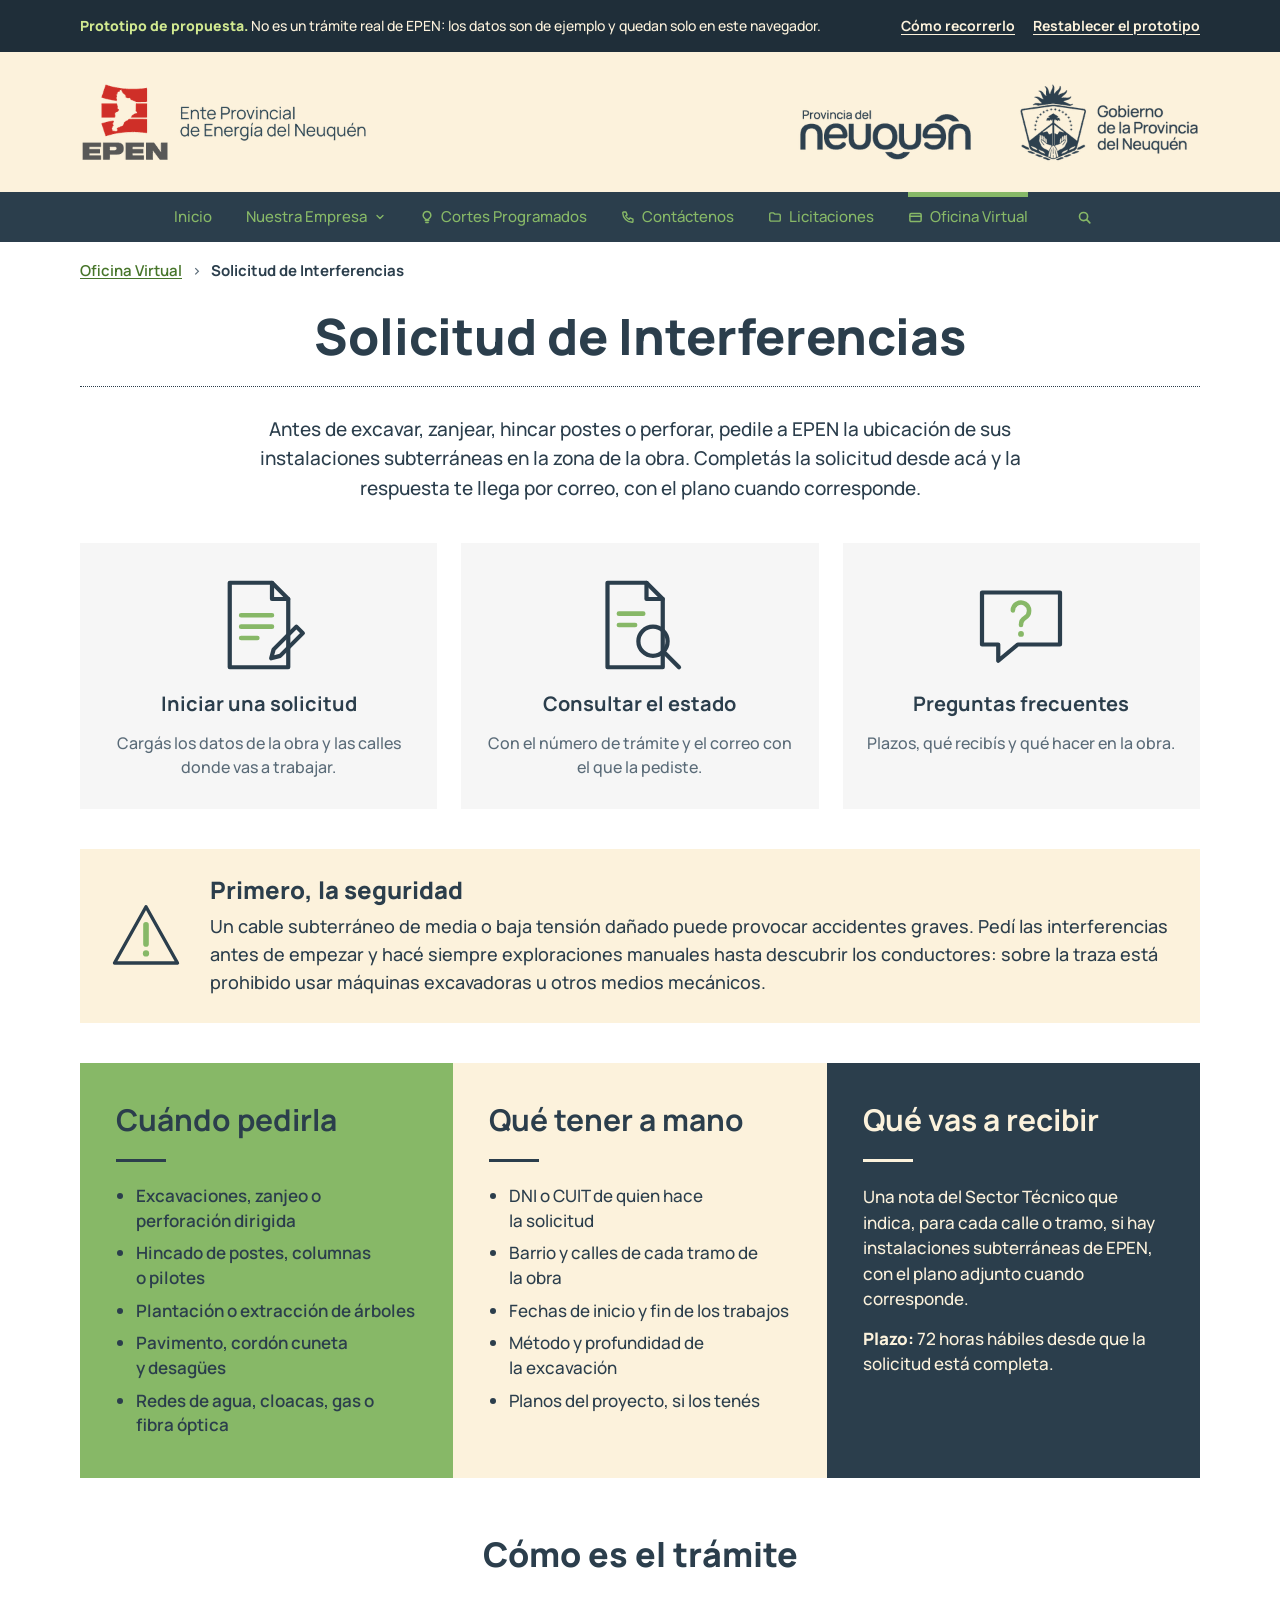
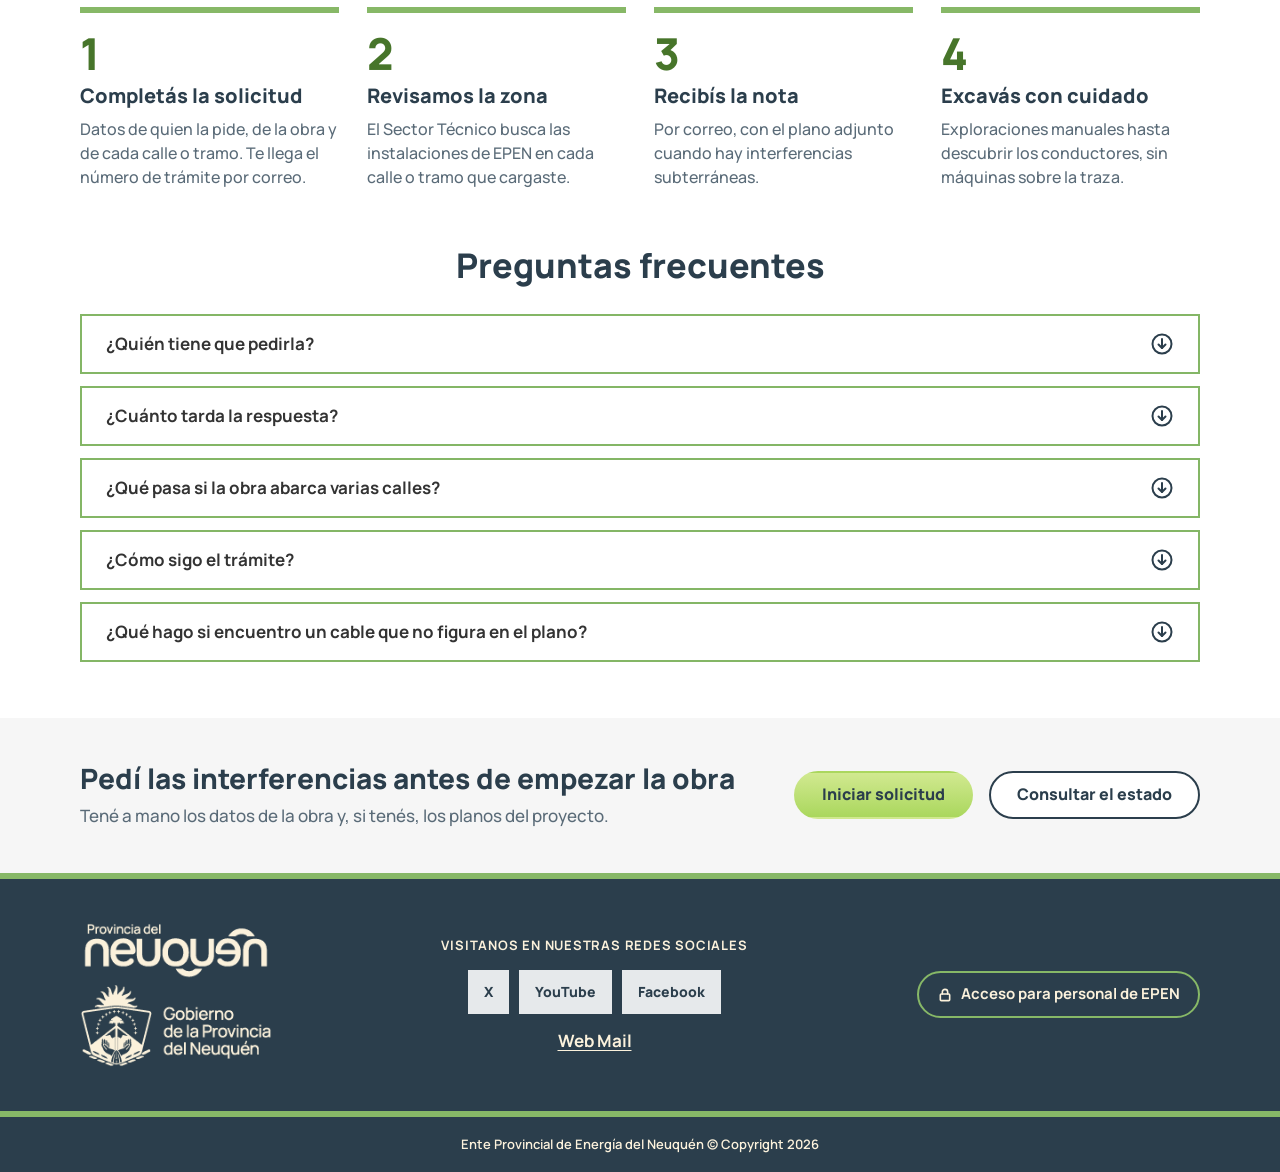
<file: index.html>
<!doctype html>
<html lang="es-AR">
<head>
<meta charset="utf-8">
<meta name="robots" content="noindex, nofollow">
<meta name="viewport" content="width=device-width, initial-scale=1">
<title>Prototipo · Solicitud de Interferencias | EPEN</title>
<meta name="description" content="Pedile a EPEN la ubicación de sus instalaciones subterráneas antes de excavar, zanjear, hincar postes o perforar.">
<meta name="theme-color" content="#2B3E4C">
<link rel="icon" href="img/favicon.png" type="image/png">
<link rel="apple-touch-icon" href="img/icono-180.png">
<link rel="stylesheet" href="css/fuentes.css">
<link rel="stylesheet" href="css/epen.css">
</head>
<body>
<a class="saltar" href="#contenido">Saltar al contenido</a>

<div class="prototipo" role="note" aria-label="Aviso de prototipo">
<div class="contenedor prototipo__in">
<p><strong>Prototipo de propuesta.</strong> No es un trámite real de EPEN: los datos son de ejemplo y quedan solo en este navegador.</p>
<div class="prototipo__acciones" data-acciones-prototipo></div>
</div>
</div>

<header class="cabecera">
<div class="contenedor cabecera__in">
<a class="cabecera__logo" href="https://www.epen.gov.ar/"><img src="img/logo-epen.png" alt="EPEN, Ente Provincial de Energía del Neuquén" width="288" height="80"></a>
<img class="cabecera__gob" src="img/logos-gobierno.png" alt="Provincia del Neuquén. Gobierno de la Provincia del Neuquén" width="402" height="80">
</div>
</header>

<nav class="nav sobre-oscuro" aria-label="Principal">
<div class="contenedor nav__in">
<button class="nav__boton" type="button" aria-expanded="false" aria-controls="nav-lista"><svg aria-hidden="true" width="22" height="22" viewBox="0 0 24 24"><path d="M4 7 H20 M4 12 H20 M4 17 H20"></path></svg>Menú</button>
<ul class="nav__lista" id="nav-lista">
<li><a class="nav__enlace" href="https://www.epen.gov.ar/">Inicio</a></li>
<li><a class="nav__enlace" href="https://www.epen.gov.ar/index.php/informacion-institucional/">Nuestra Empresa<svg aria-hidden="true" width="12" height="12" viewBox="0 0 24 24" style="stroke-width:2.6"><path d="M6 9 L12 15 L18 9"></path></svg></a></li>
<li><a class="nav__enlace" href="https://www.epen.gov.ar/index.php/cortes-programados/"><svg aria-hidden="true" width="14" height="14" viewBox="0 0 24 24"><path d="M9 18 H15"></path><path d="M10 21.5 H14"></path><path d="M12 2.5 A6.5 6.5 0 0 0 8.2 14.3 C8.9 14.8 9.2 15.4 9.2 16 H14.8 C14.8 15.4 15.1 14.8 15.8 14.3 A6.5 6.5 0 0 0 12 2.5 Z"></path></svg>Cortes Programados</a></li>
<li><a class="nav__enlace" href="https://www.epen.gov.ar/index.php/contactos-comerciales/"><svg aria-hidden="true" width="14" height="14" viewBox="0 0 24 24"><path d="M4.5 3.5 H8.5 L10.5 8.5 L8 10 A11.5 11.5 0 0 0 14 16 L15.5 13.5 L20.5 15.5 V19.5 A1.5 1.5 0 0 1 19 21 A16.5 16.5 0 0 1 3 5 A1.5 1.5 0 0 1 4.5 3.5 Z"></path></svg>Contáctenos</a></li>
<li><a class="nav__enlace" href="https://www.epen.gov.ar/index.php/licitaciones/"><svg aria-hidden="true" width="14" height="14" viewBox="0 0 24 24"><path d="M3 7 A2 2 0 0 1 5 5 H9.5 L11.5 7 H19 A2 2 0 0 1 21 9 V17 A2 2 0 0 1 19 19 H5 A2 2 0 0 1 3 17 Z"></path></svg>Licitaciones</a></li>
<li><a class="nav__enlace" href="https://www.epen.gov.ar/index.php/oficina-comercial/" aria-current="true"><svg aria-hidden="true" width="15" height="15" viewBox="0 0 24 24"><rect x="3" y="5.5" width="18" height="13" rx="2"></rect><path d="M3 10 H21"></path></svg>Oficina Virtual</a></li>
<li><a class="nav__enlace nav__enlace--icono" href="https://www.epen.gov.ar/?s=" aria-label="Buscar en el sitio de EPEN"><svg aria-hidden="true" width="15" height="15" viewBox="0 0 24 24" style="stroke-width:2.6"><circle cx="10.5" cy="10.5" r="6.5"></circle><path d="M15.5 15.5 L20.5 20.5"></path></svg><span class="nav__texto-movil" aria-hidden="true">Buscar</span></a></li>
</ul>
</div>
</nav>

<main id="contenido" tabindex="-1">
<div class="contenedor">
<nav class="migas" aria-label="Ruta de navegación">
<a href="https://www.epen.gov.ar/index.php/oficina-comercial/">Oficina Virtual</a>
<span aria-hidden="true">›</span>
<span aria-current="page">Solicitud de Interferencias</span>
</nav>
<h1 class="titulo-pagina titulo-pagina--grande">Solicitud de Interferencias</h1>
<p class="bajada">Antes de excavar, zanjear, hincar postes o perforar, pedile a EPEN la ubicación de sus instalaciones subterráneas en la zona de la obra. Completás la solicitud desde acá y la respuesta te llega por correo, con el plano cuando corresponde.</p>
</div>

<div class="contenedor sec">
<div class="mosaicos">
<a class="mosaico" href="solicitud.html">
<svg aria-hidden="true" width="104" height="104" viewBox="0 0 64 64" fill="none"><path d="M14 6 H40 L50 16 V58 H14 Z" stroke="#2B3E4C" stroke-width="2.6"></path><path d="M40 6 V16 H50" stroke="#2B3E4C" stroke-width="2.6"></path><path d="M21 26 H40 M21 33 H40 M21 40 H31" stroke="#87B867" stroke-width="2.8"></path><path d="M41 47 L55 33 L59 37 L45 51 L39.5 52.5 Z" stroke="#2B3E4C" stroke-width="2.6"></path></svg>
<span class="mosaico__titulo">Iniciar una solicitud</span>
<span class="mosaico__texto">Cargás los datos de la obra y las calles donde vas a trabajar.</span>
</a>
<a class="mosaico" href="seguimiento.html">
<svg aria-hidden="true" width="104" height="104" viewBox="0 0 64 64" fill="none"><path d="M12 6 H36 L46 16 V58 H12 Z" stroke="#2B3E4C" stroke-width="2.6"></path><path d="M36 6 V16 H46" stroke="#2B3E4C" stroke-width="2.6"></path><path d="M19 25 H34 M19 32 H29" stroke="#87B867" stroke-width="2.8"></path><circle cx="40" cy="42" r="9" stroke="#2B3E4C" stroke-width="2.6"></circle><path d="M46.5 48.5 L56 58" stroke="#2B3E4C" stroke-width="2.6"></path></svg>
<span class="mosaico__titulo">Consultar el estado</span>
<span class="mosaico__texto">Con el número de trámite y el correo con el que la pediste.</span>
</a>
<a class="mosaico" href="#preguntas">
<svg aria-hidden="true" width="104" height="104" viewBox="0 0 64 64" fill="none"><path d="M8 12 H56 V44 H30 L18 54 V44 H8 Z" stroke="#2B3E4C" stroke-width="2.6"></path><path d="M27 23 A5 5 0 1 1 34.5 27.5 C32.5 28.6 32 29.8 32 32" stroke="#87B867" stroke-width="2.8"></path><circle cx="32" cy="37.5" r="1.8" fill="#87B867"></circle></svg>
<span class="mosaico__titulo">Preguntas frecuentes</span>
<span class="mosaico__texto">Plazos, qué recibís y qué hacer en la obra.</span>
</a>
</div>
</div>

<div class="contenedor sec">
<section class="seguridad" aria-labelledby="seguridad">
<svg aria-hidden="true" width="72" height="72" viewBox="0 0 64 64" fill="none"><path d="M32 6 L60 56 H4 Z" stroke="#2B3E4C" stroke-width="3"></path><path d="M32 22 V39" stroke="#87B867" stroke-width="5"></path><circle cx="32" cy="47.5" r="2.8" fill="#87B867"></circle></svg>
<div>
<h2 id="seguridad">Primero, la seguridad</h2>
<p>Un cable subterráneo de media o baja tensión dañado puede provocar accidentes graves. Pedí las interferencias antes de empezar y hacé siempre exploraciones manuales hasta descubrir los conductores: sobre la traza está prohibido usar máquinas excavadoras u otros medios mecánicos.</p>
</div>
</section>
</div>

<div class="contenedor sec">
<div class="bloques">
<section class="bloque bloque--verde" aria-labelledby="bloque-cuando">
<h2 id="bloque-cuando">Cuándo pedirla</h2>
<span class="bloque__raya" aria-hidden="true"></span>
<ul>
<li>Excavaciones, zanjeo o perforación dirigida</li>
<li>Hincado de postes, columnas o pilotes</li>
<li>Plantación o extracción de árboles</li>
<li>Pavimento, cordón cuneta y desagües</li>
<li>Redes de agua, cloacas, gas o fibra óptica</li>
</ul>
</section>
<section class="bloque bloque--crema" aria-labelledby="bloque-mano">
<h2 id="bloque-mano">Qué tener a mano</h2>
<span class="bloque__raya" aria-hidden="true"></span>
<ul>
<li>DNI o CUIT de quien hace la solicitud</li>
<li>Barrio y calles de cada tramo de la obra</li>
<li>Fechas de inicio y fin de los trabajos</li>
<li>Método y profundidad de la excavación</li>
<li>Planos del proyecto, si los tenés</li>
</ul>
</section>
<section class="bloque bloque--pizarra" aria-labelledby="bloque-recibir">
<h2 id="bloque-recibir">Qué vas a recibir</h2>
<span class="bloque__raya" aria-hidden="true"></span>
<p>Una nota del Sector Técnico que indica, para cada calle o tramo, si hay instalaciones subterráneas de EPEN, con el plano adjunto cuando corresponde.</p>
<p><strong>Plazo:</strong> 72 horas hábiles desde que la solicitud está completa.</p>
</section>
</div>
</div>

<section class="contenedor sec--grande" aria-labelledby="pasos-titulo">
<h2 class="titulo-seccion" id="pasos-titulo">Cómo es el trámite</h2>
<ol class="pasos-tramite">
<li><span class="pasos-tramite__n" aria-hidden="true">1</span><h3>Completás la solicitud</h3><p>Datos de quien la pide, de la obra y de cada calle o tramo. Te llega el número de trámite por correo.</p></li>
<li><span class="pasos-tramite__n" aria-hidden="true">2</span><h3>Revisamos la zona</h3><p>El Sector Técnico busca las instalaciones de EPEN en cada calle o tramo que cargaste.</p></li>
<li><span class="pasos-tramite__n" aria-hidden="true">3</span><h3>Recibís la nota</h3><p>Por correo, con el plano adjunto cuando hay interferencias subterráneas.</p></li>
<li><span class="pasos-tramite__n" aria-hidden="true">4</span><h3>Excavás con cuidado</h3><p>Exploraciones manuales hasta descubrir los conductores, sin máquinas sobre la traza.</p></li>
</ol>
</section>

<section class="contenedor sec--grande" id="preguntas" aria-labelledby="preguntas-titulo" tabindex="-1">
<h2 class="titulo-seccion" id="preguntas-titulo">Preguntas frecuentes</h2>
<div class="acordeones">
<details class="acordeon">
<summary><span>¿Quién tiene que pedirla?</span><svg class="acordeon__flecha" aria-hidden="true" width="24" height="24" viewBox="0 0 24 24"><circle cx="12" cy="12" r="9.5"></circle><path d="M12 7 V16"></path><path d="M8.5 12.5 L12 16 L15.5 12.5"></path></svg></summary>
<div class="acordeon__cuerpo"><p>La empresa o la persona que va a hacer la obra, o quien la contrata: municipios, cooperativas, constructoras o particulares.</p></div>
</details>
<details class="acordeon">
<summary><span>¿Cuánto tarda la respuesta?</span><svg class="acordeon__flecha" aria-hidden="true" width="24" height="24" viewBox="0 0 24 24"><circle cx="12" cy="12" r="9.5"></circle><path d="M12 7 V16"></path><path d="M8.5 12.5 L12 16 L15.5 12.5"></path></svg></summary>
<div class="acordeon__cuerpo"><p>72 horas hábiles desde que la solicitud está completa. Si falta algún dato, te escribimos al correo que cargaste.</p></div>
</details>
<details class="acordeon">
<summary><span>¿Qué pasa si la obra abarca varias calles?</span><svg class="acordeon__flecha" aria-hidden="true" width="24" height="24" viewBox="0 0 24 24"><circle cx="12" cy="12" r="9.5"></circle><path d="M12 7 V16"></path><path d="M8.5 12.5 L12 16 L15.5 12.5"></path></svg></summary>
<div class="acordeon__cuerpo"><p>Cargás cada calle o tramo en la misma solicitud. La nota responde tramo por tramo.</p></div>
</details>
<details class="acordeon">
<summary><span>¿Cómo sigo el trámite?</span><svg class="acordeon__flecha" aria-hidden="true" width="24" height="24" viewBox="0 0 24 24"><circle cx="12" cy="12" r="9.5"></circle><path d="M12 7 V16"></path><path d="M8.5 12.5 L12 16 L15.5 12.5"></path></svg></summary>
<div class="acordeon__cuerpo"><p>Con el número de trámite y el correo con el que la pediste, desde <a href="seguimiento.html">Consultar el estado</a>. Ahí también descargás la nota y el plano cuando estén listos.</p></div>
</details>
<details class="acordeon">
<summary><span>¿Qué hago si encuentro un cable que no figura en el plano?</span><svg class="acordeon__flecha" aria-hidden="true" width="24" height="24" viewBox="0 0 24 24"><circle cx="12" cy="12" r="9.5"></circle><path d="M12 7 V16"></path><path d="M8.5 12.5 L12 16 L15.5 12.5"></path></svg></summary>
<div class="acordeon__cuerpo"><p>Frená la obra, no toques el conductor, alejá a las personas y avisá enseguida a la guardia de EPEN de tu localidad. Los teléfonos están en <a href="https://www.epen.gov.ar/index.php/contactos-comerciales/">Contactos comerciales y guardias</a>.</p></div>
</details>
</div>
</section>

<section class="franja" aria-labelledby="empezar" style="margin-top:56px">
<div class="contenedor franja__in">
<div>
<h2 id="empezar">Pedí las interferencias antes de empezar la obra</h2>
<p>Tené a mano los datos de la obra y, si tenés, los planos del proyecto.</p>
</div>
<div class="botonera">
<a class="boton boton--verde" href="solicitud.html">Iniciar solicitud</a>
<a class="boton boton--borde" href="seguimiento.html">Consultar el estado</a>
</div>
</div>
</section>
</main>

<footer class="pie pie--pegado sobre-oscuro">
<div class="contenedor pie__in">
<img class="pie__logos" src="img/logos-provincia-pie.png" alt="Provincia del Neuquén. Gobierno de la Provincia del Neuquén" width="192" height="144">
<div class="pie__redes">
<span class="pie__redes-titulo">Visitanos en nuestras redes sociales</span>
<div class="pie__redes-lista">
<a class="pie__red" href="https://twitter.com/epen_informa">X</a>
<a class="pie__red" href="https://www.youtube.com/channel/UCZHgC_AKQc4i6p4s6a_DN8Q">YouTube</a>
<a class="pie__red" href="https://www.facebook.com/EPEN.Neuquen">Facebook</a>
</div>
<a class="pie__enlace" href="https://www.epen.gov.ar/index.php/web-mail/">Web Mail</a>
</div>
<a class="pie__personal" href="bandeja.html"><svg aria-hidden="true" width="16" height="16" viewBox="0 0 24 24"><rect x="5" y="10.5" width="14" height="10" rx="1.5"></rect><path d="M8 10.5 V7.5 A4 4 0 0 1 16 7.5 V10.5"></path></svg>Acceso para personal de EPEN</a>
</div>
<div class="pie__copy">Ente Provincial de Energía del Neuquén © Copyright 2026</div>
</footer>

<script src="js/comun.js"></script>
<script src="js/datos.js"></script>
<script>(function(){var p='Prototipo · ',el=document.querySelector('title');function f(){if(document.title.indexOf(p)!==0)document.title=p+document.title;}f();if(el)new MutationObserver(f).observe(el,{childList:true,characterData:true,subtree:true});})();</script>
</body>
</html>
</file>
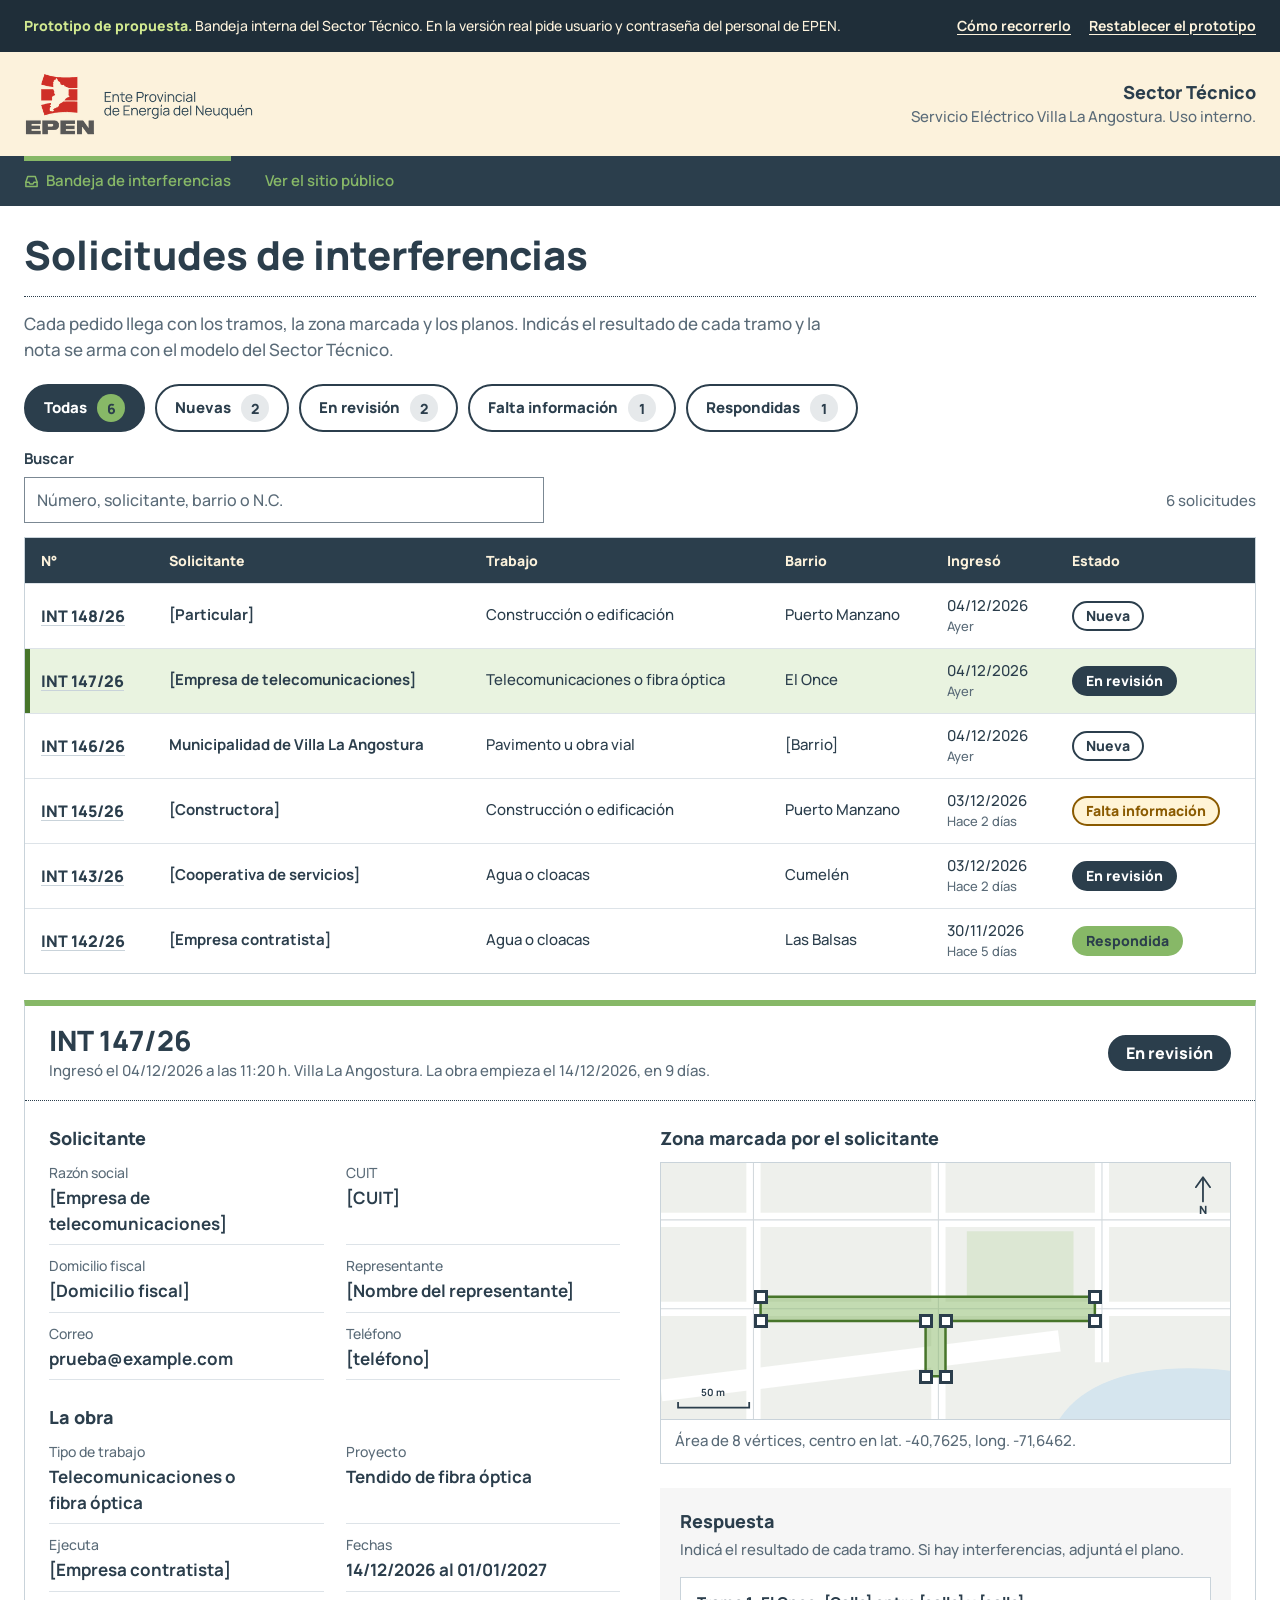
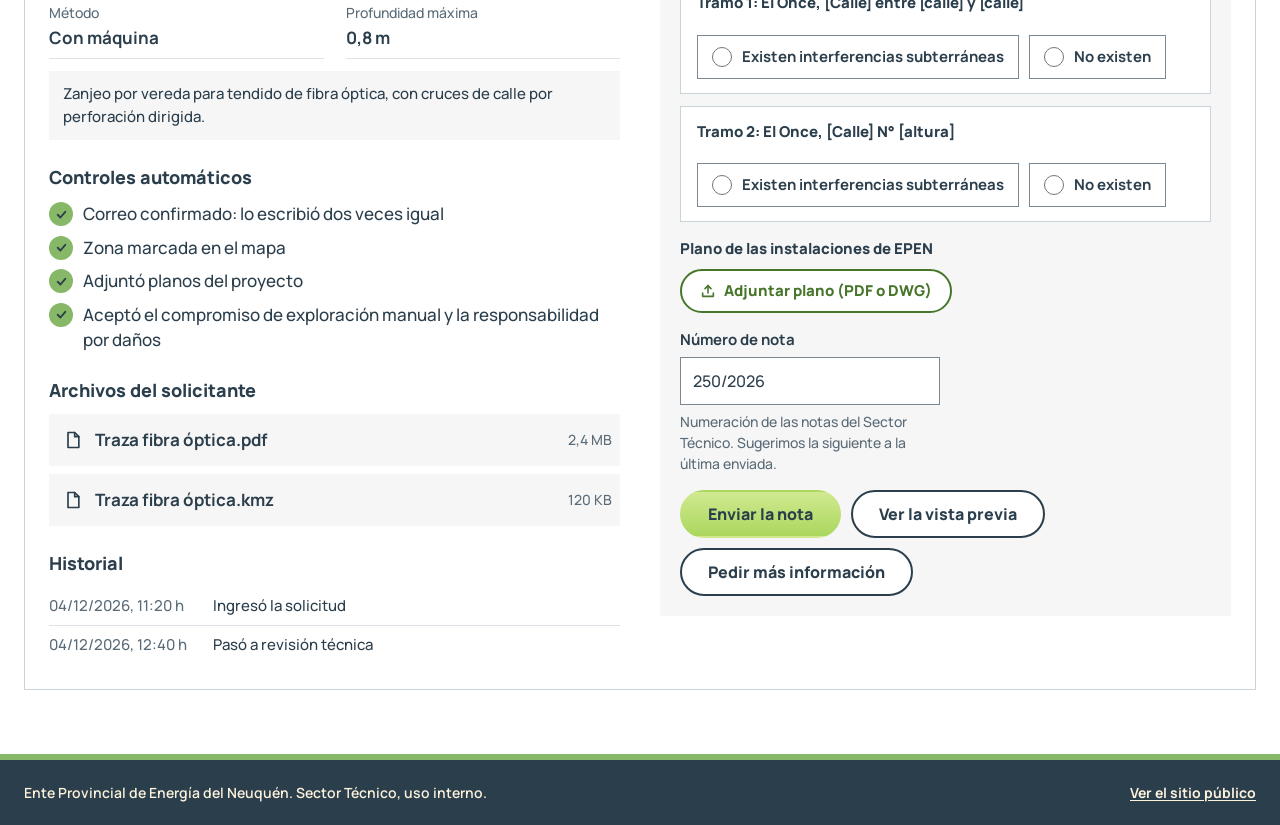
<file: bandeja.html>
<!doctype html>
<html lang="es-AR">
<head>
<meta charset="utf-8">
<meta name="robots" content="noindex, nofollow">
<meta name="viewport" content="width=device-width, initial-scale=1">
<title>Prototipo · Bandeja de interferencias | Sector Técnico EPEN</title>
<meta name="theme-color" content="#2B3E4C">
<link rel="icon" href="img/favicon.png" type="image/png">
<link rel="apple-touch-icon" href="img/icono-180.png">
<link rel="stylesheet" href="css/fuentes.css">
<link rel="stylesheet" href="css/epen.css">
</head>
<body>
<a class="saltar" href="#contenido">Saltar al contenido</a>

<div class="prototipo" role="note" aria-label="Aviso de prototipo">
<div class="contenedor contenedor--ancho prototipo__in">
<p><strong>Prototipo de propuesta.</strong> Bandeja interna del Sector Técnico. En la versión real pide usuario y contraseña del personal de EPEN.</p>
<div class="prototipo__acciones" data-acciones-prototipo></div>
</div>
</div>

<header class="cabecera cabecera--interna">
<div class="contenedor contenedor--ancho cabecera__in">
<a class="cabecera__logo" href="bandeja.html"><img src="img/logo-epen.png" alt="EPEN, Ente Provincial de Energía del Neuquén. Bandeja interna" width="230" height="64"></a>
<div class="cabecera__area">
<p class="cabecera__area-titulo">Sector Técnico</p>
<p class="cabecera__area-sub">Servicio Eléctrico Villa La Angostura. Uso interno.</p>
</div>
</div>
</header>

<nav class="nav nav--interna sobre-oscuro" aria-label="Principal">
<div class="contenedor contenedor--ancho nav__in">
<ul class="nav__lista">
<li><a class="nav__enlace" href="bandeja.html" aria-current="page" style="font-weight:600"><svg aria-hidden="true" width="15" height="15" viewBox="0 0 24 24"><path d="M3 13 L6 4 H18 L21 13 V20 H3 Z"></path><path d="M3 13 H8 L9.5 16 H14.5 L16 13 H21"></path></svg>Bandeja de interferencias</a></li>
<li><a class="nav__enlace" href="index.html" style="font-weight:600">Ver el sitio público</a></li>
</ul>
</div>
</nav>

<main id="contenido" tabindex="-1" class="contenedor contenedor--ancho" style="padding-top:26px">
<h1 class="titulo-pagina" style="margin:0;padding-bottom:18px;text-align:left;font-size:clamp(30px,3.6vw,40px);line-height:1.15">Solicitudes de interferencias</h1>
<p class="texto-2" style="margin:14px 0 0;max-width:820px;font-size:17px">Cada pedido llega con los tramos, la zona marcada y los planos. Indicás el resultado de cada tramo y la nota se arma con el modelo del Sector Técnico.</p>

<noscript><p class="recuadro recuadro--alerta" style="margin-top:24px">Para usar la bandeja necesitás tener JavaScript activado en el navegador.</p></noscript>

<div class="filtros" id="filtros" role="group" aria-label="Filtrar por estado"></div>

<div class="herramientas-lista">
<div class="campo">
<label class="campo__etiqueta" for="buscar" style="font-size:15px">Buscar</label>
<input class="entrada" id="buscar" type="search" placeholder="Número, solicitante, barrio o N.C." autocomplete="off">
</div>
<p class="cuenta-lista" id="cuenta-lista" aria-live="polite"></p>
</div>

<div class="tabla-caja">
<table class="tabla" id="tabla">
<caption class="visualmente-oculto">Solicitudes de interferencias. Elegí una para ver el detalle.</caption>
<thead><tr><th scope="col">N°</th><th scope="col">Solicitante</th><th scope="col">Trabajo</th><th scope="col">Barrio</th><th scope="col">Ingresó</th><th scope="col">Estado</th></tr></thead>
<tbody id="filas"></tbody>
</table>
<p class="tabla__vacio" id="sin-resultados" hidden>No hay solicitudes con ese filtro o esa búsqueda.</p>
</div>

<section class="tarjeta detalle" id="detalle" aria-labelledby="det-t"></section>
</main>

<footer class="pie sobre-oscuro" style="margin-top:64px">
<div class="contenedor contenedor--ancho pie__simple">
<span>Ente Provincial de Energía del Neuquén. Sector Técnico, uso interno.</span>
<a class="pie__enlace" href="index.html">Ver el sitio público</a>
</div>
</footer>

<script src="js/comun.js"></script>
<script src="js/datos.js"></script>
<script src="js/bandeja.js"></script>
<script>(function(){var p='Prototipo · ',el=document.querySelector('title');function f(){if(document.title.indexOf(p)!==0)document.title=p+document.title;}f();if(el)new MutationObserver(f).observe(el,{childList:true,characterData:true,subtree:true});})();</script>
</body>
</html>
</file>
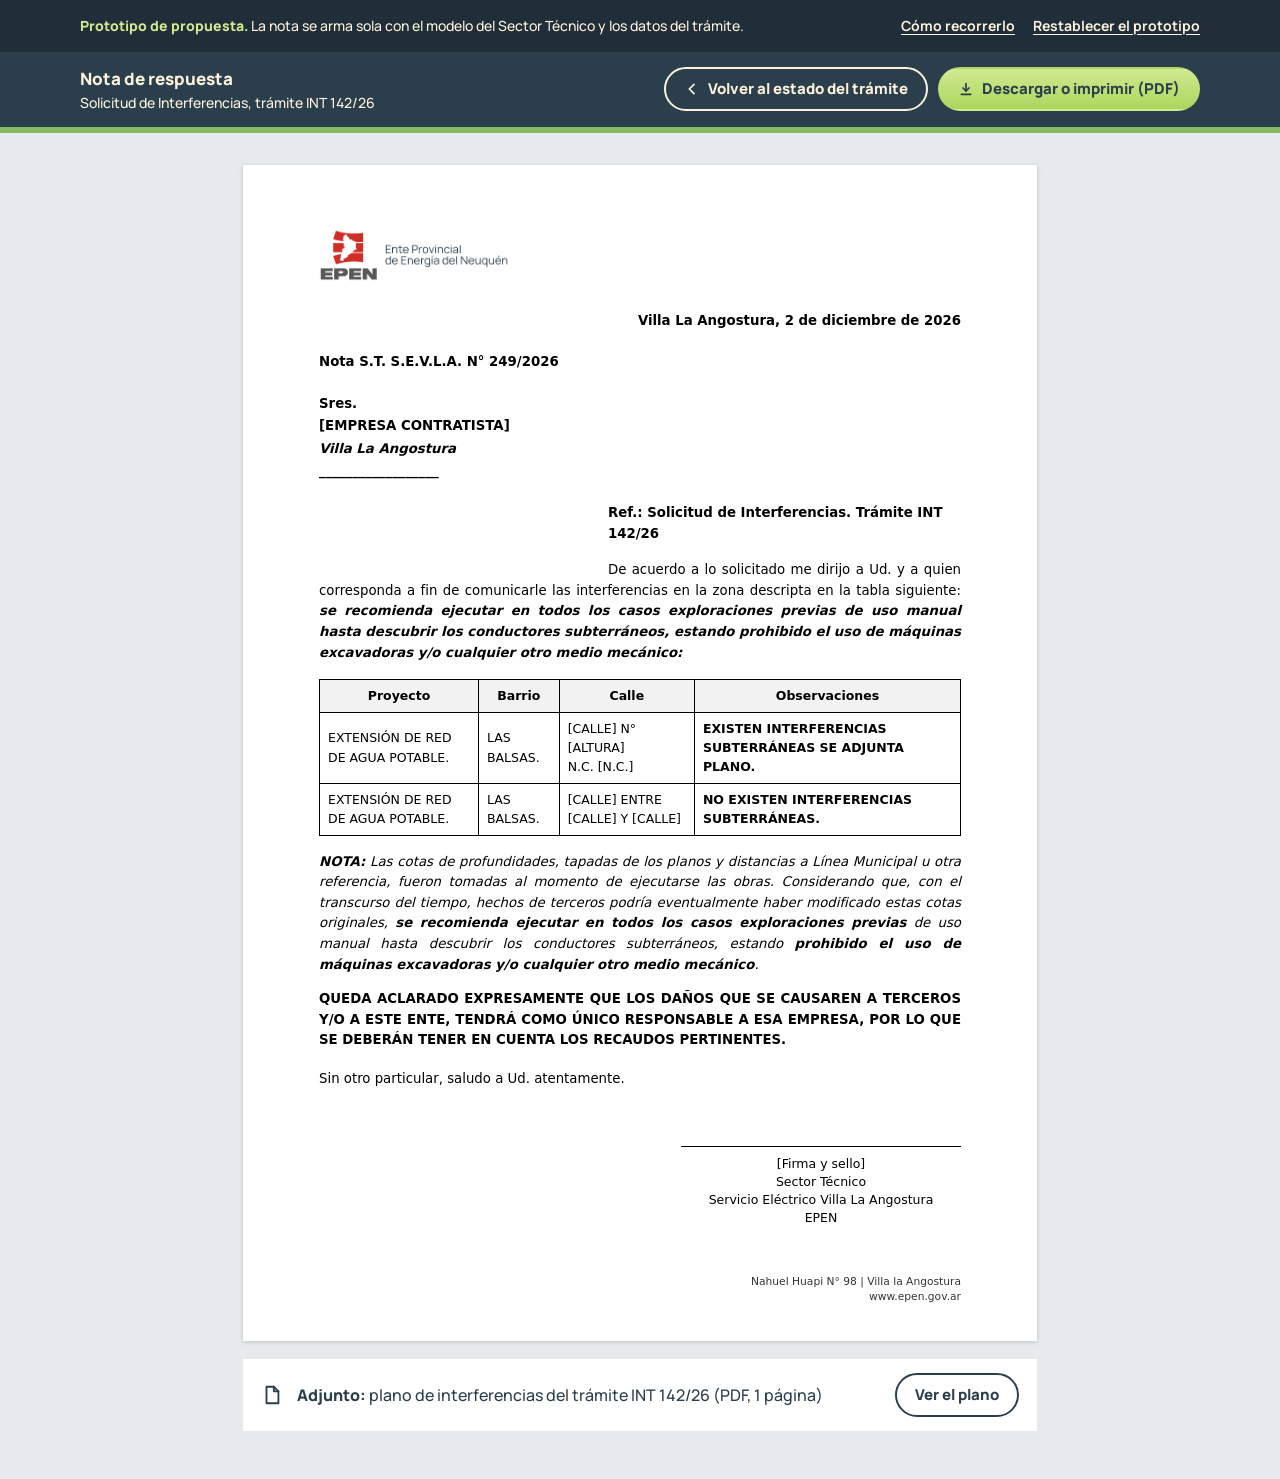
<file: nota.html>
<!doctype html>
<html lang="es-AR">
<head>
<meta charset="utf-8">
<meta name="robots" content="noindex, nofollow">
<meta name="viewport" content="width=device-width, initial-scale=1">
<title>Prototipo · Nota de respuesta | EPEN</title>
<meta name="theme-color" content="#2B3E4C">
<link rel="icon" href="img/favicon.png" type="image/png">
<link rel="apple-touch-icon" href="img/icono-180.png">
<link rel="stylesheet" href="css/fuentes.css">
<link rel="stylesheet" href="css/epen.css">
<style>
  html, body { background: var(--gris-papel); }
  body { min-height: 100vh; font-size: 16px; }
</style>
</head>
<body class="solo-nota">
<a class="saltar" href="#nota">Saltar a la nota</a>

<div class="prototipo" role="note" aria-label="Aviso de prototipo">
<div class="contenedor prototipo__in">
<p><strong>Prototipo de propuesta.</strong> La nota se arma sola con el modelo del Sector Técnico y los datos del trámite.</p>
<div class="prototipo__acciones" data-acciones-prototipo></div>
</div>
</div>

<div class="barra-nota sobre-oscuro">
<div class="contenedor barra-nota__in">
<div style="min-width:0">
<p class="barra-nota__titulo">Nota de respuesta</p>
<p class="barra-nota__sub" id="nota-sub">Solicitud de Interferencias</p>
</div>
<div class="botonera" style="gap:10px">
<a class="boton boton--claro boton--chico" id="nota-volver" href="seguimiento.html"><svg aria-hidden="true" width="16" height="16" viewBox="0 0 24 24" style="stroke-width:2.6"><path d="M15 5 L8 12 L15 19"></path></svg>Volver al estado del trámite</a>
<button class="boton boton--verde boton--chico solo-local" type="button" id="nota-imprimir"><svg aria-hidden="true" width="16" height="16" viewBox="0 0 24 24" style="stroke-width:2.6"><path d="M12 4 V15"></path><path d="M7.5 10.5 L12 15 L16.5 10.5"></path><path d="M5 20 H19"></path></svg>Descargar o imprimir (PDF)</button>
</div>
</div>
</div>

<main class="papel" id="nota" tabindex="-1">
<noscript><p class="recuadro recuadro--alerta" style="max-width:794px;margin:0 auto">Para ver la nota necesitás tener JavaScript activado en el navegador.</p></noscript>
</main>

<script src="js/comun.js"></script>
<script src="js/datos.js"></script>
<script>
(function () {
  'use strict';
  var E = window.EPEN;
  E.alIniciar(function () {
    var caja = document.getElementById('nota');
    var t = E.datos.obtener(E.param('n') || 'INT 142/26');
    var desdeBandeja = E.param('desde') === 'bandeja';
    var volver = document.getElementById('nota-volver');
    var url = t ? '?n=' + encodeURIComponent(E.numeroAUrl(t.numero)) : '';
    if (desdeBandeja) {
      volver.href = 'bandeja.html' + url;
      volver.lastChild.textContent = 'Volver a la bandeja';
    } else {
      volver.href = 'seguimiento.html' + url;
    }

    if (!t || t.estado !== 'respondida') {
      document.getElementById('nota-imprimir').hidden = true;
      caja.insertAdjacentHTML('beforeend',
        '<div class="recuadro recuadro--borde" style="max-width:794px;margin:0 auto">' +
        '<h1 style="margin:0 0 10px;font-size:24px;font-weight:800">' + (t ? 'Esta solicitud todavía no tiene nota de respuesta' : 'No encontramos ese trámite') + '</h1>' +
        '<p>' + (t ? 'Cuando el Sector Técnico responda, la nota va a estar disponible acá y te avisamos por correo.' : 'Revisá el número de trámite o consultalo desde el seguimiento.') + '</p>' +
        '<p style="margin-top:14px"><a class="boton boton--verde boton--chico" href="seguimiento.html' + url + '">Ir al estado del trámite</a></p></div>');
      return;
    }

    var r = t.respuesta;
    document.title = 'Nota S.T. S.E.V.L.A. N° ' + r.notaNumero + ' · ' + t.numero + ' | EPEN';
    document.getElementById('nota-sub').textContent = 'Solicitud de Interferencias, trámite ' + t.numero;
    caja.insertAdjacentHTML('beforeend', E.nota.html(t, { numero: r.notaNumero, fecha: r.fecha, resultados: r.resultados }));

    if (r.plano) {
      var detalle = r.plano.detalle || (E.extension(r.plano.nombre).toUpperCase() + (r.plano.bytes ? ', ' + E.tam(r.plano.bytes) : ''));
      caja.insertAdjacentHTML('beforeend',
        '<div class="adjunto-nota">' + E.icono.archivo.replace('width="20" height="20"', 'width="22" height="22"') +
        '<span><strong>Adjunto:</strong> plano de interferencias del trámite ' + E.esc(t.numero) + ' (' + E.esc(detalle) + ')</span>' +
        '<button class="boton boton--borde boton--chico" type="button" id="ver-plano">Ver el plano</button></div>');
      document.getElementById('ver-plano').addEventListener('click', function () {
        if (r.plano.id) E.archivos.abrir(r.plano.id, r.plano.nombre);
        else E.avisar('El plano de este trámite de ejemplo no es un archivo real. En la versión final se abre el PDF.');
      });
    }
    document.getElementById('nota-imprimir').addEventListener('click', function () { window.print(); });
  });
})();
</script>
<script>(function(){var p='Prototipo · ',el=document.querySelector('title');function f(){if(document.title.indexOf(p)!==0)document.title=p+document.title;}f();if(el)new MutationObserver(f).observe(el,{childList:true,characterData:true,subtree:true});})();</script>
</body>
</html>
</file>
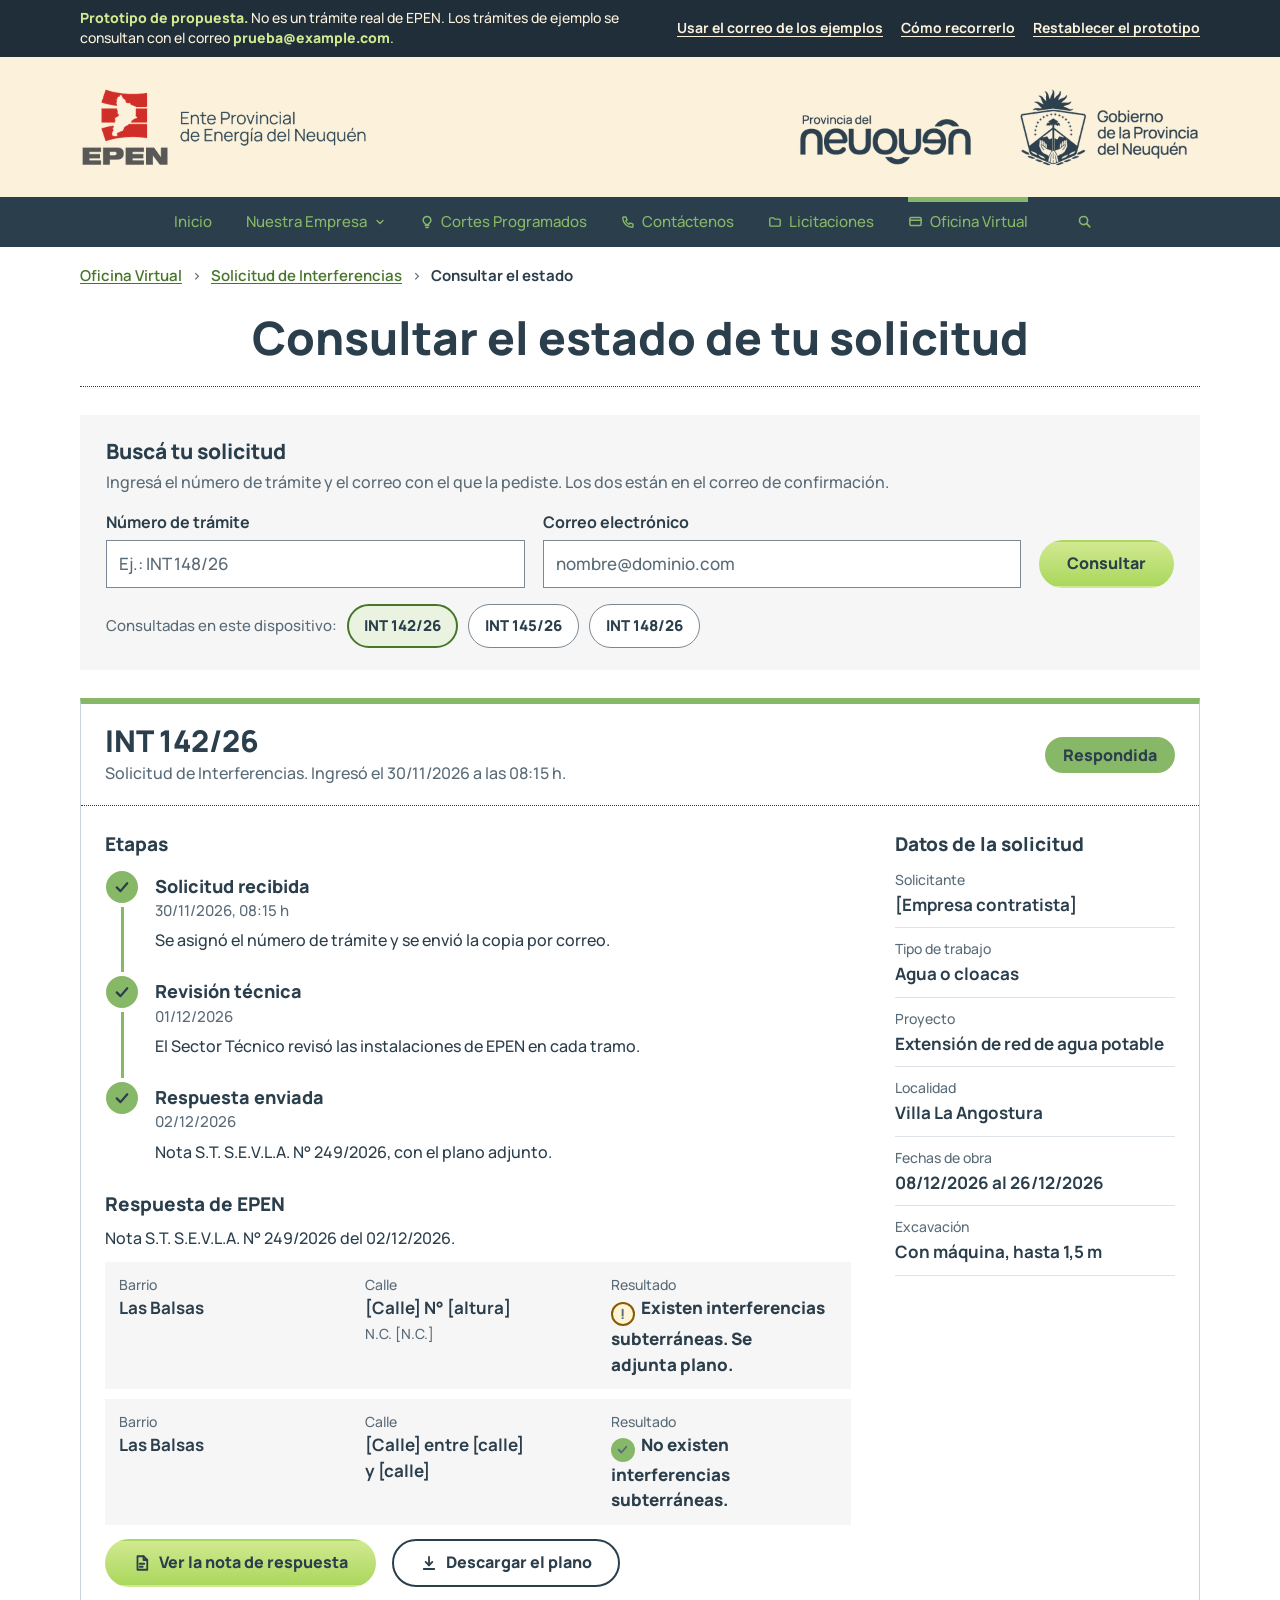
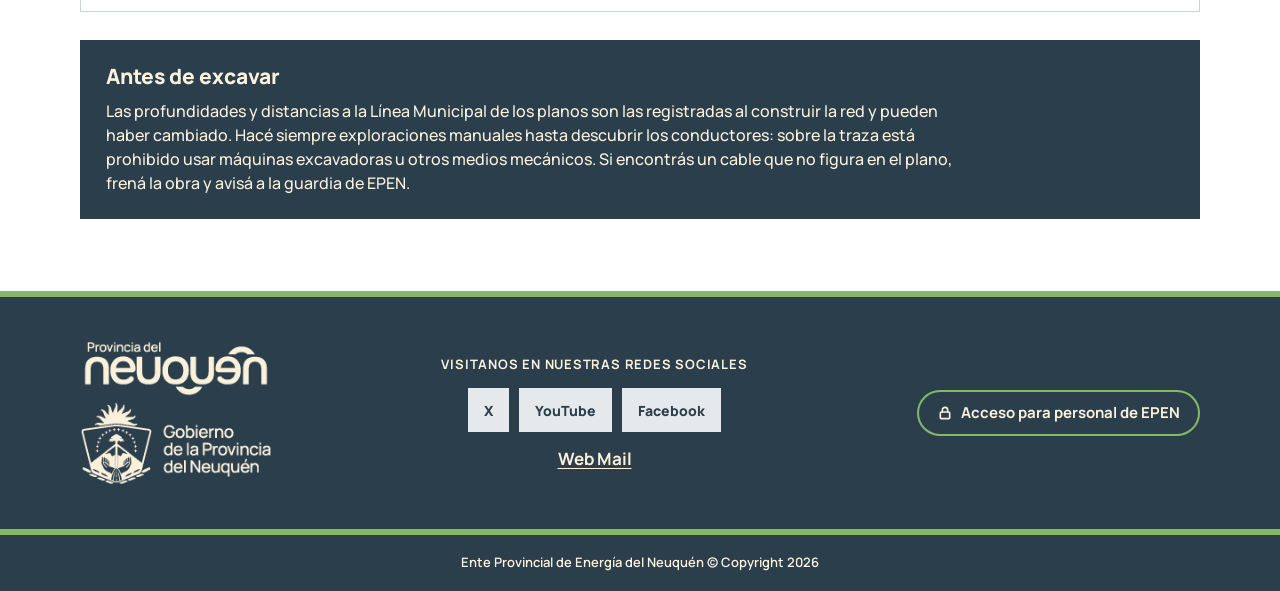
<file: seguimiento.html>
<!doctype html>
<html lang="es-AR">
<head>
<meta charset="utf-8">
<meta name="robots" content="noindex, nofollow">
<meta name="viewport" content="width=device-width, initial-scale=1">
<title>Prototipo · Consultar el estado de tu solicitud | EPEN</title>
<meta name="description" content="Consultá en qué estado está tu solicitud de interferencias con el número de trámite y tu correo.">
<meta name="theme-color" content="#2B3E4C">
<link rel="icon" href="img/favicon.png" type="image/png">
<link rel="apple-touch-icon" href="img/icono-180.png">
<link rel="stylesheet" href="css/fuentes.css">
<link rel="stylesheet" href="css/epen.css">
</head>
<body>
<a class="saltar" href="#contenido">Saltar al contenido</a>

<div class="prototipo" role="note" aria-label="Aviso de prototipo">
<div class="contenedor prototipo__in">
<p><strong>Prototipo de propuesta.</strong> No es un trámite real de EPEN. Los trámites de ejemplo se consultan con el correo <strong>prueba@example.com</strong>.</p>
<div class="prototipo__acciones" data-acciones-prototipo></div>
</div>
</div>

<header class="cabecera">
<div class="contenedor cabecera__in">
<a class="cabecera__logo" href="https://www.epen.gov.ar/"><img src="img/logo-epen.png" alt="EPEN, Ente Provincial de Energía del Neuquén" width="288" height="80"></a>
<img class="cabecera__gob" src="img/logos-gobierno.png" alt="Provincia del Neuquén. Gobierno de la Provincia del Neuquén" width="402" height="80">
</div>
</header>

<nav class="nav sobre-oscuro" aria-label="Principal">
<div class="contenedor nav__in">
<button class="nav__boton" type="button" aria-expanded="false" aria-controls="nav-lista"><svg aria-hidden="true" width="22" height="22" viewBox="0 0 24 24"><path d="M4 7 H20 M4 12 H20 M4 17 H20"></path></svg>Menú</button>
<ul class="nav__lista" id="nav-lista">
<li><a class="nav__enlace" href="https://www.epen.gov.ar/">Inicio</a></li>
<li><a class="nav__enlace" href="https://www.epen.gov.ar/index.php/informacion-institucional/">Nuestra Empresa<svg aria-hidden="true" width="12" height="12" viewBox="0 0 24 24" style="stroke-width:2.6"><path d="M6 9 L12 15 L18 9"></path></svg></a></li>
<li><a class="nav__enlace" href="https://www.epen.gov.ar/index.php/cortes-programados/"><svg aria-hidden="true" width="14" height="14" viewBox="0 0 24 24"><path d="M9 18 H15"></path><path d="M10 21.5 H14"></path><path d="M12 2.5 A6.5 6.5 0 0 0 8.2 14.3 C8.9 14.8 9.2 15.4 9.2 16 H14.8 C14.8 15.4 15.1 14.8 15.8 14.3 A6.5 6.5 0 0 0 12 2.5 Z"></path></svg>Cortes Programados</a></li>
<li><a class="nav__enlace" href="https://www.epen.gov.ar/index.php/contactos-comerciales/"><svg aria-hidden="true" width="14" height="14" viewBox="0 0 24 24"><path d="M4.5 3.5 H8.5 L10.5 8.5 L8 10 A11.5 11.5 0 0 0 14 16 L15.5 13.5 L20.5 15.5 V19.5 A1.5 1.5 0 0 1 19 21 A16.5 16.5 0 0 1 3 5 A1.5 1.5 0 0 1 4.5 3.5 Z"></path></svg>Contáctenos</a></li>
<li><a class="nav__enlace" href="https://www.epen.gov.ar/index.php/licitaciones/"><svg aria-hidden="true" width="14" height="14" viewBox="0 0 24 24"><path d="M3 7 A2 2 0 0 1 5 5 H9.5 L11.5 7 H19 A2 2 0 0 1 21 9 V17 A2 2 0 0 1 19 19 H5 A2 2 0 0 1 3 17 Z"></path></svg>Licitaciones</a></li>
<li><a class="nav__enlace" href="https://www.epen.gov.ar/index.php/oficina-comercial/" aria-current="true"><svg aria-hidden="true" width="15" height="15" viewBox="0 0 24 24"><rect x="3" y="5.5" width="18" height="13" rx="2"></rect><path d="M3 10 H21"></path></svg>Oficina Virtual</a></li>
<li><a class="nav__enlace nav__enlace--icono" href="https://www.epen.gov.ar/?s=" aria-label="Buscar en el sitio de EPEN"><svg aria-hidden="true" width="15" height="15" viewBox="0 0 24 24" style="stroke-width:2.6"><circle cx="10.5" cy="10.5" r="6.5"></circle><path d="M15.5 15.5 L20.5 20.5"></path></svg><span class="nav__texto-movil" aria-hidden="true">Buscar</span></a></li>
</ul>
</div>
</nav>

<main id="contenido" tabindex="-1">
<div class="contenedor">
<nav class="migas" aria-label="Ruta de navegación">
<a href="https://www.epen.gov.ar/index.php/oficina-comercial/">Oficina Virtual</a>
<span aria-hidden="true">›</span>
<a href="index.html">Solicitud de Interferencias</a>
<span aria-hidden="true">›</span>
<span aria-current="page">Consultar el estado</span>
</nav>
<h1 class="titulo-pagina">Consultar el estado de tu solicitud</h1>

<noscript><p class="recuadro recuadro--alerta" style="margin-top:24px">Para consultar el estado necesitás tener JavaScript activado en el navegador.</p></noscript>

<section class="buscador" aria-labelledby="buscar-t">
<h2 id="buscar-t">Buscá tu solicitud</h2>
<p class="texto-2" style="margin:6px 0 0;font-size:16px">Ingresá el número de trámite y el correo con el que la pediste. Los dos están en el correo de confirmación.</p>
<form id="buscar" novalidate>
<div class="buscador__campos">
<div class="campo">
<label class="campo__etiqueta" for="b-numero">Número de trámite</label>
<input class="entrada" id="b-numero" type="text" autocomplete="off" placeholder="Ej.: INT 148/26" maxlength="20" aria-describedby="e-b-numero">
<p class="campo__error" id="e-b-numero" hidden></p>
</div>
<div class="campo">
<label class="campo__etiqueta" for="b-correo">Correo electrónico</label>
<input class="entrada" id="b-correo" type="email" autocomplete="email" placeholder="nombre@dominio.com" maxlength="160" aria-describedby="e-b-correo">
<p class="campo__error" id="e-b-correo" hidden></p>
</div>
<div class="buscador__accion"><button class="boton boton--verde" type="submit">Consultar</button></div>
</div>
</form>
<p class="error-texto" id="no-encontrado" role="alert" style="margin-top:14px;font-size:16px" hidden>No encontramos una solicitud con ese número y ese correo. Revisá los datos del correo de confirmación.</p>
<div class="recientes" id="recientes" hidden></div>
</section>

<section class="tarjeta resultado" id="resultado" aria-labelledby="res-t"></section>

<section class="recuadro recuadro--pizarra sobre-oscuro" aria-labelledby="excavar-t" style="margin-top:28px">
<h2 id="excavar-t">Antes de excavar</h2>
<p style="max-width:860px">Las profundidades y distancias a la Línea Municipal de los planos son las registradas al construir la red y pueden haber cambiado. Hacé siempre exploraciones manuales hasta descubrir los conductores: sobre la traza está prohibido usar máquinas excavadoras u otros medios mecánicos. Si encontrás un cable que no figura en el plano, frená la obra y avisá a la guardia de EPEN.</p>
</section>
</div>
</main>

<footer class="pie sobre-oscuro">
<div class="contenedor pie__in">
<img class="pie__logos" src="img/logos-provincia-pie.png" alt="Provincia del Neuquén. Gobierno de la Provincia del Neuquén" width="192" height="144">
<div class="pie__redes">
<span class="pie__redes-titulo">Visitanos en nuestras redes sociales</span>
<div class="pie__redes-lista">
<a class="pie__red" href="https://twitter.com/epen_informa">X</a>
<a class="pie__red" href="https://www.youtube.com/channel/UCZHgC_AKQc4i6p4s6a_DN8Q">YouTube</a>
<a class="pie__red" href="https://www.facebook.com/EPEN.Neuquen">Facebook</a>
</div>
<a class="pie__enlace" href="https://www.epen.gov.ar/index.php/web-mail/">Web Mail</a>
</div>
<a class="pie__personal" href="bandeja.html"><svg aria-hidden="true" width="16" height="16" viewBox="0 0 24 24"><rect x="5" y="10.5" width="14" height="10" rx="1.5"></rect><path d="M8 10.5 V7.5 A4 4 0 0 1 16 7.5 V10.5"></path></svg>Acceso para personal de EPEN</a>
</div>
<div class="pie__copy">Ente Provincial de Energía del Neuquén © Copyright 2026</div>
</footer>

<script src="js/comun.js"></script>
<script src="js/datos.js"></script>
<script src="js/seguimiento.js"></script>
<script>(function(){var p='Prototipo · ',el=document.querySelector('title');function f(){if(document.title.indexOf(p)!==0)document.title=p+document.title;}f();if(el)new MutationObserver(f).observe(el,{childList:true,characterData:true,subtree:true});})();</script>
</body>
</html>
</file>
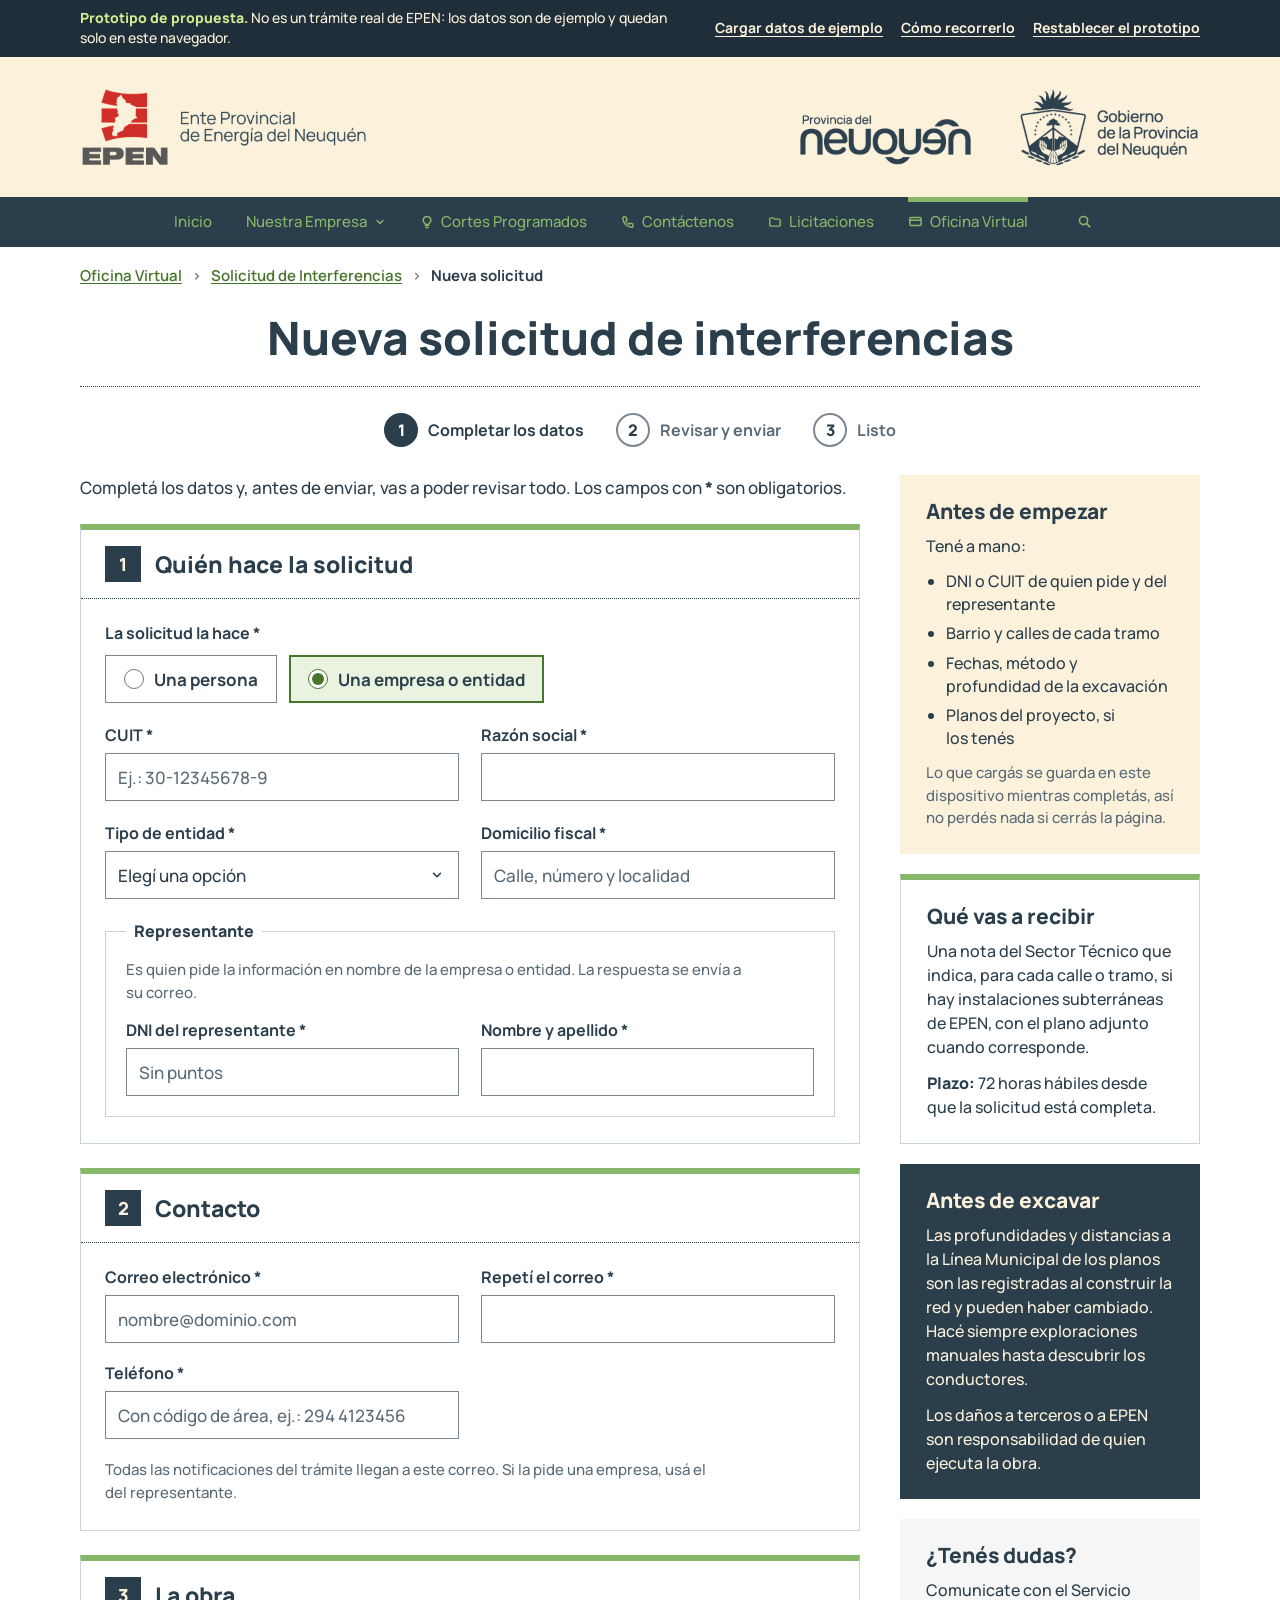
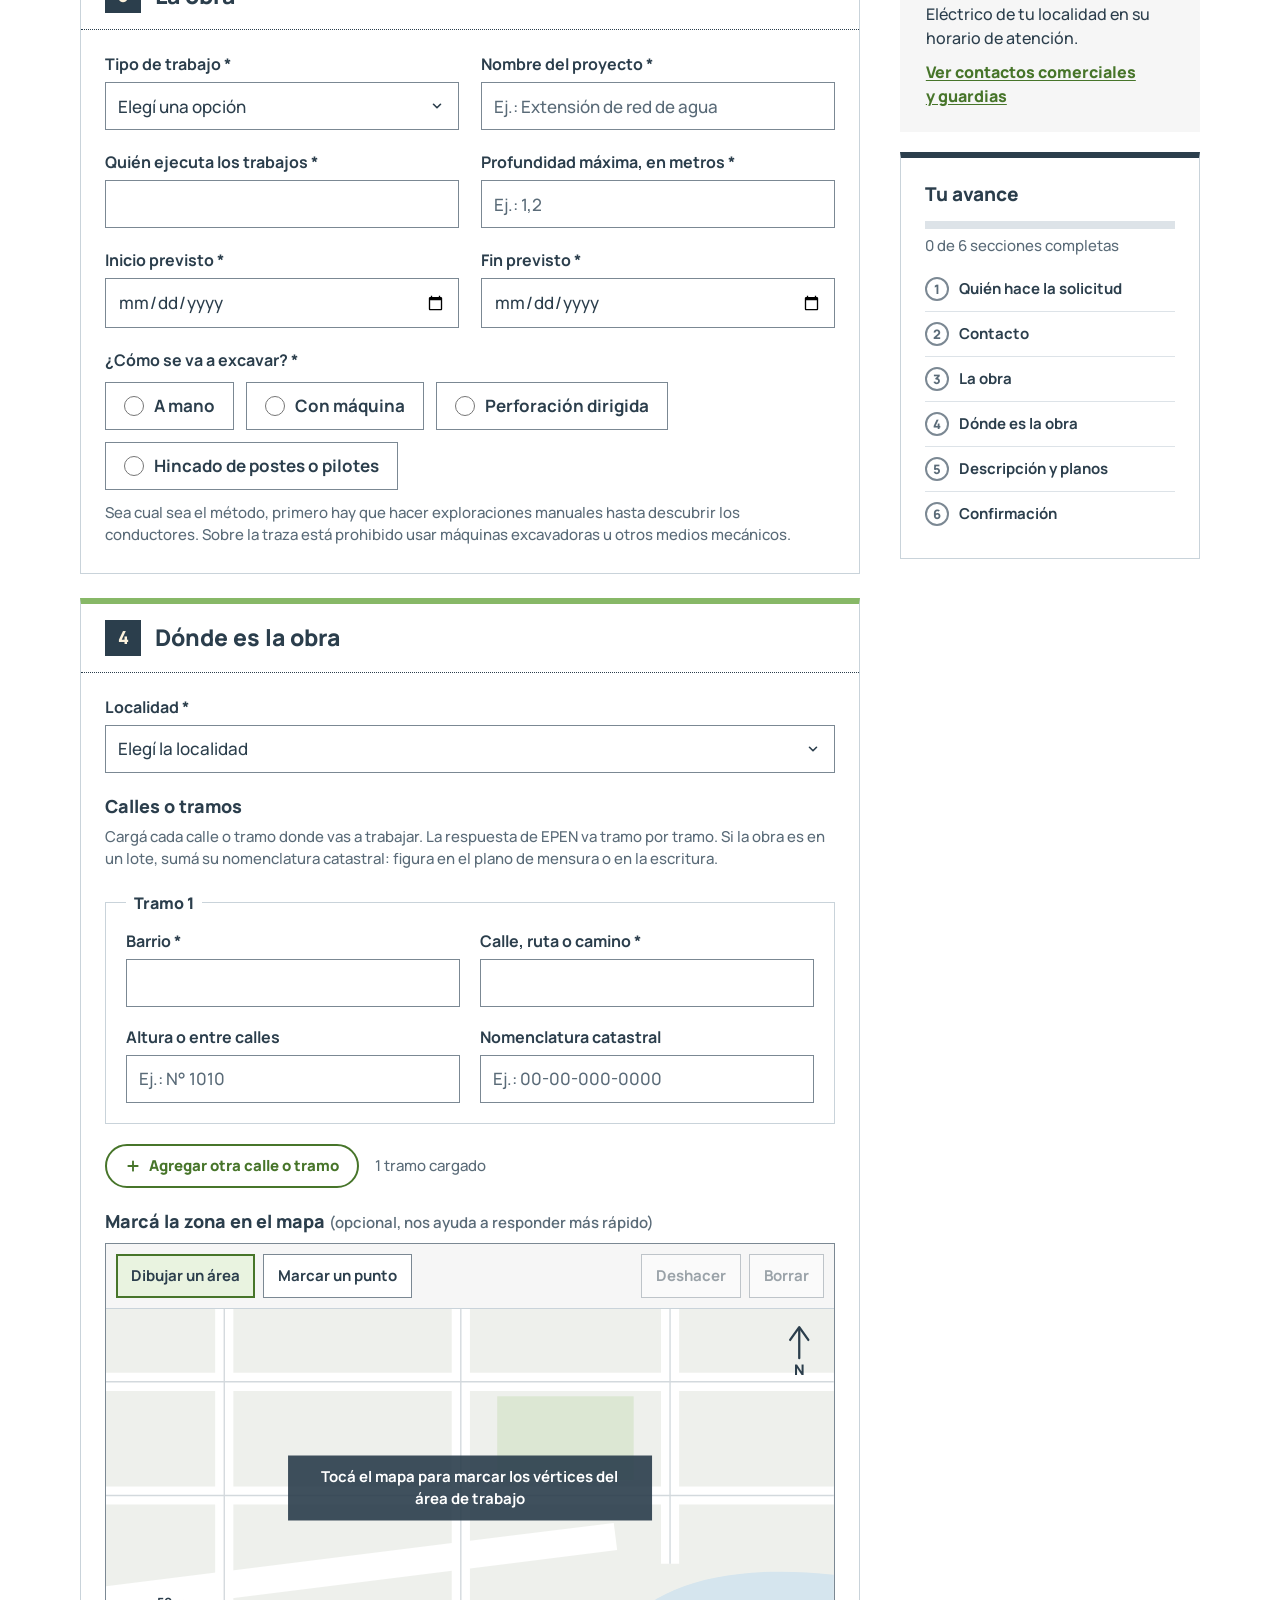
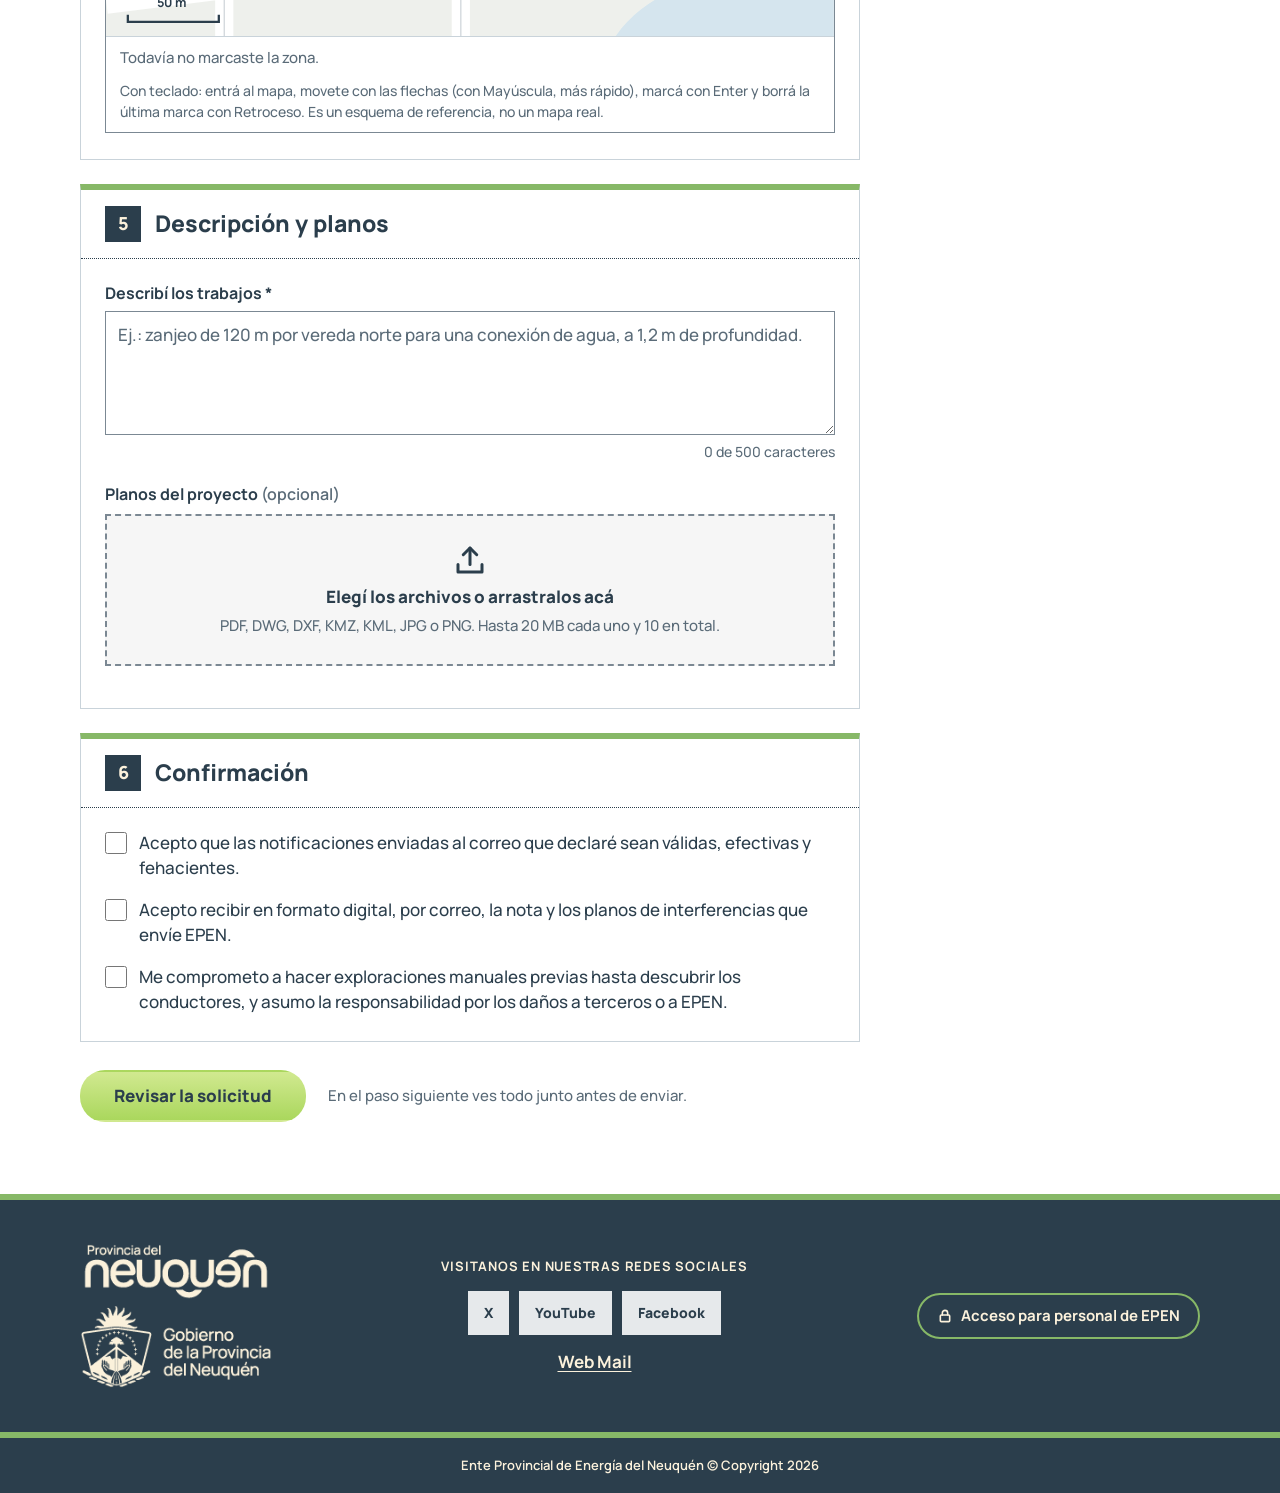
<file: solicitud.html>
<!doctype html>
<html lang="es-AR">
<head>
<meta charset="utf-8">
<meta name="robots" content="noindex, nofollow">
<meta name="viewport" content="width=device-width, initial-scale=1">
<title>Prototipo · Nueva solicitud de interferencias | EPEN</title>
<meta name="description" content="Pedile a EPEN la ubicación de sus instalaciones subterráneas en la zona de tu obra.">
<meta name="theme-color" content="#2B3E4C">
<link rel="icon" href="img/favicon.png" type="image/png">
<link rel="apple-touch-icon" href="img/icono-180.png">
<link rel="stylesheet" href="css/fuentes.css">
<link rel="stylesheet" href="css/epen.css">
</head>
<body>
<a class="saltar" href="#contenido">Saltar al contenido</a>

<div class="prototipo" role="note" aria-label="Aviso de prototipo">
<div class="contenedor prototipo__in">
<p><strong>Prototipo de propuesta.</strong> No es un trámite real de EPEN: los datos son de ejemplo y quedan solo en este navegador.</p>
<div class="prototipo__acciones" data-acciones-prototipo></div>
</div>
</div>

<header class="cabecera">
<div class="contenedor cabecera__in">
<a class="cabecera__logo" href="https://www.epen.gov.ar/"><img src="img/logo-epen.png" alt="EPEN, Ente Provincial de Energía del Neuquén" width="288" height="80"></a>
<img class="cabecera__gob" src="img/logos-gobierno.png" alt="Provincia del Neuquén. Gobierno de la Provincia del Neuquén" width="402" height="80">
</div>
</header>

<nav class="nav sobre-oscuro" aria-label="Principal">
<div class="contenedor nav__in">
<button class="nav__boton" type="button" aria-expanded="false" aria-controls="nav-lista"><svg aria-hidden="true" width="22" height="22" viewBox="0 0 24 24"><path d="M4 7 H20 M4 12 H20 M4 17 H20"></path></svg>Menú</button>
<ul class="nav__lista" id="nav-lista">
<li><a class="nav__enlace" href="https://www.epen.gov.ar/">Inicio</a></li>
<li><a class="nav__enlace" href="https://www.epen.gov.ar/index.php/informacion-institucional/">Nuestra Empresa<svg aria-hidden="true" width="12" height="12" viewBox="0 0 24 24" style="stroke-width:2.6"><path d="M6 9 L12 15 L18 9"></path></svg></a></li>
<li><a class="nav__enlace" href="https://www.epen.gov.ar/index.php/cortes-programados/"><svg aria-hidden="true" width="14" height="14" viewBox="0 0 24 24"><path d="M9 18 H15"></path><path d="M10 21.5 H14"></path><path d="M12 2.5 A6.5 6.5 0 0 0 8.2 14.3 C8.9 14.8 9.2 15.4 9.2 16 H14.8 C14.8 15.4 15.1 14.8 15.8 14.3 A6.5 6.5 0 0 0 12 2.5 Z"></path></svg>Cortes Programados</a></li>
<li><a class="nav__enlace" href="https://www.epen.gov.ar/index.php/contactos-comerciales/"><svg aria-hidden="true" width="14" height="14" viewBox="0 0 24 24"><path d="M4.5 3.5 H8.5 L10.5 8.5 L8 10 A11.5 11.5 0 0 0 14 16 L15.5 13.5 L20.5 15.5 V19.5 A1.5 1.5 0 0 1 19 21 A16.5 16.5 0 0 1 3 5 A1.5 1.5 0 0 1 4.5 3.5 Z"></path></svg>Contáctenos</a></li>
<li><a class="nav__enlace" href="https://www.epen.gov.ar/index.php/licitaciones/"><svg aria-hidden="true" width="14" height="14" viewBox="0 0 24 24"><path d="M3 7 A2 2 0 0 1 5 5 H9.5 L11.5 7 H19 A2 2 0 0 1 21 9 V17 A2 2 0 0 1 19 19 H5 A2 2 0 0 1 3 17 Z"></path></svg>Licitaciones</a></li>
<li><a class="nav__enlace" href="https://www.epen.gov.ar/index.php/oficina-comercial/" aria-current="true"><svg aria-hidden="true" width="15" height="15" viewBox="0 0 24 24"><rect x="3" y="5.5" width="18" height="13" rx="2"></rect><path d="M3 10 H21"></path></svg>Oficina Virtual</a></li>
<li><a class="nav__enlace nav__enlace--icono" href="https://www.epen.gov.ar/?s=" aria-label="Buscar en el sitio de EPEN"><svg aria-hidden="true" width="15" height="15" viewBox="0 0 24 24" style="stroke-width:2.6"><circle cx="10.5" cy="10.5" r="6.5"></circle><path d="M15.5 15.5 L20.5 20.5"></path></svg><span class="nav__texto-movil" aria-hidden="true">Buscar</span></a></li>
</ul>
</div>
</nav>

<main id="contenido" tabindex="-1">
<div class="contenedor">
<nav class="migas" aria-label="Ruta de navegación">
<a href="https://www.epen.gov.ar/index.php/oficina-comercial/">Oficina Virtual</a>
<span aria-hidden="true">›</span>
<a href="index.html">Solicitud de Interferencias</a>
<span aria-hidden="true">›</span>
<span aria-current="page">Nueva solicitud</span>
</nav>
<h1 class="titulo-pagina">Nueva solicitud de interferencias</h1>

<ol class="pasos" id="pasos" aria-label="Pasos de la solicitud">
<li data-paso="form" data-estado="actual" aria-current="step"><span class="pasos__n" aria-hidden="true">1</span><span>Completar los datos</span></li>
<li data-paso="revision" data-estado="pendiente"><span class="pasos__n" aria-hidden="true">2</span><span>Revisar y enviar</span></li>
<li data-paso="enviada" data-estado="pendiente"><span class="pasos__n" aria-hidden="true">3</span><span>Listo</span></li>
</ol>

<noscript><p class="recuadro recuadro--alerta" style="margin-top:24px">Para completar la solicitud necesitás tener JavaScript activado en el navegador.</p></noscript>

<!-- Paso 1: formulario -->
<div data-pantalla="form">
<div class="diseno-lateral">
<div class="diseno-lateral__principal">
<p class="mt-0">Completá los datos y, antes de enviar, vas a poder revisar todo. Los campos con <strong>*</strong> son obligatorios.</p>

<div class="aviso" id="aviso-borrador" hidden>
<p id="aviso-borrador-texto"></p>
<button class="boton boton--borde boton--chico" type="button" id="borrar-borrador">Empezar de nuevo</button>
</div>

<div class="resumen-errores" id="resumen-errores" tabindex="-1" aria-labelledby="resumen-errores-t" hidden>
<h2 id="resumen-errores-t"></h2>
<ul id="resumen-errores-lista"></ul>
</div>

<form id="formulario" novalidate>

<section class="tarjeta tarjeta--seccion" id="s1" aria-labelledby="s1-t" style="margin-top:24px">
<div class="tarjeta__cab"><span class="tarjeta__n" aria-hidden="true">1</span><h2 id="s1-t" tabindex="-1">Quién hace la solicitud</h2></div>
<div class="tarjeta__cuerpo">
<fieldset class="grupo">
<legend>La solicitud la hace <span aria-hidden="true">*</span></legend>
<div class="opciones">
<label class="opcion"><input type="radio" name="quien" value="persona"><span>Una persona</span></label>
<label class="opcion"><input type="radio" name="quien" value="empresa" checked><span>Una empresa o entidad</span></label>
</div>
</fieldset>

<div data-si="persona" hidden>
<div class="grilla-campos">
<div class="campo">
<label class="campo__etiqueta" for="f-dni">DNI <span aria-hidden="true">*</span></label>
<input class="entrada" id="f-dni" data-campo="dni" type="text" inputmode="numeric" autocomplete="off" placeholder="Sin puntos" maxlength="12" aria-required="true" aria-describedby="e-f-dni">
<p class="campo__error" id="e-f-dni" hidden></p>
</div>
<div class="campo">
<label class="campo__etiqueta" for="f-nombre">Nombre y apellido <span aria-hidden="true">*</span></label>
<input class="entrada" id="f-nombre" data-campo="nombre" type="text" autocomplete="name" maxlength="120" aria-required="true" aria-describedby="e-f-nombre">
<p class="campo__error" id="e-f-nombre" hidden></p>
</div>
</div>
</div>

<div data-si="empresa">
<div style="display:flex;flex-direction:column;gap:20px">
<div class="grilla-campos">
<div class="campo">
<label class="campo__etiqueta" for="f-cuit">CUIT <span aria-hidden="true">*</span></label>
<input class="entrada" id="f-cuit" data-campo="cuit" type="text" inputmode="numeric" autocomplete="off" placeholder="Ej.: 30-12345678-9" maxlength="15" aria-required="true" aria-describedby="e-f-cuit">
<p class="campo__error" id="e-f-cuit" hidden></p>
</div>
<div class="campo">
<label class="campo__etiqueta" for="f-razon">Razón social <span aria-hidden="true">*</span></label>
<input class="entrada" id="f-razon" data-campo="razon" type="text" autocomplete="organization" maxlength="160" aria-required="true" aria-describedby="e-f-razon">
<p class="campo__error" id="e-f-razon" hidden></p>
</div>
</div>
<div class="grilla-campos">
<div class="campo">
<label class="campo__etiqueta" for="f-tipo-entidad">Tipo de entidad <span aria-hidden="true">*</span></label>
<select class="entrada" id="f-tipo-entidad" data-campo="tipoEntidad" aria-required="true" aria-describedby="e-f-tipo-entidad">
<option value="">Elegí una opción</option>
<option>Empresa contratista</option>
<option>Municipio o comisión de fomento</option>
<option>Organismo provincial o nacional</option>
<option>Cooperativa de servicios</option>
<option>Otra</option>
</select>
<p class="campo__error" id="e-f-tipo-entidad" hidden></p>
</div>
<div class="campo">
<label class="campo__etiqueta" for="f-domicilio">Domicilio fiscal <span aria-hidden="true">*</span></label>
<input class="entrada" id="f-domicilio" data-campo="domicilio" type="text" autocomplete="street-address" placeholder="Calle, número y localidad" maxlength="200" aria-required="true" aria-describedby="e-f-domicilio">
<p class="campo__error" id="e-f-domicilio" hidden></p>
</div>
</div>
<fieldset class="grupo grupo--caja">
<legend>Representante</legend>
<p class="campo__ayuda" style="margin:0 0 14px">Es quien pide la información en nombre de la empresa o entidad. La respuesta se envía a su correo.</p>
<div class="grilla-campos">
<div class="campo">
<label class="campo__etiqueta" for="f-rep-dni">DNI del representante <span aria-hidden="true">*</span></label>
<input class="entrada" id="f-rep-dni" data-campo="repDni" type="text" inputmode="numeric" autocomplete="off" placeholder="Sin puntos" maxlength="12" aria-required="true" aria-describedby="e-f-rep-dni">
<p class="campo__error" id="e-f-rep-dni" hidden></p>
</div>
<div class="campo">
<label class="campo__etiqueta" for="f-rep-nombre">Nombre y apellido <span aria-hidden="true">*</span></label>
<input class="entrada" id="f-rep-nombre" data-campo="repNombre" type="text" autocomplete="name" maxlength="120" aria-required="true" aria-describedby="e-f-rep-nombre">
<p class="campo__error" id="e-f-rep-nombre" hidden></p>
</div>
</div>
</fieldset>
</div>
</div>
</div>
</section>

<section class="tarjeta tarjeta--seccion" id="s2" aria-labelledby="s2-t">
<div class="tarjeta__cab"><span class="tarjeta__n" aria-hidden="true">2</span><h2 id="s2-t" tabindex="-1">Contacto</h2></div>
<div class="tarjeta__cuerpo">
<div class="grilla-campos">
<div class="campo">
<label class="campo__etiqueta" for="f-correo">Correo electrónico <span aria-hidden="true">*</span></label>
<input class="entrada" id="f-correo" data-campo="correo" type="email" autocomplete="email" placeholder="nombre@dominio.com" maxlength="160" aria-required="true" aria-describedby="e-f-correo">
<p class="campo__error" id="e-f-correo" hidden></p>
</div>
<div class="campo">
<label class="campo__etiqueta" for="f-correo2">Repetí el correo <span aria-hidden="true">*</span></label>
<input class="entrada" id="f-correo2" data-campo="correo2" type="email" autocomplete="off" maxlength="160" aria-required="true" aria-describedby="e-f-correo2">
<p class="campo__error" id="e-f-correo2" hidden></p>
</div>
<div class="campo">
<label class="campo__etiqueta" for="f-tel">Teléfono <span aria-hidden="true">*</span></label>
<input class="entrada" id="f-tel" data-campo="tel" type="tel" autocomplete="tel" placeholder="Con código de área, ej.: 294 4123456" maxlength="30" aria-required="true" aria-describedby="e-f-tel">
<p class="campo__error" id="e-f-tel" hidden></p>
</div>
</div>
<p class="campo__ayuda">Todas las notificaciones del trámite llegan a este correo. Si la pide una empresa, usá el del representante.</p>
</div>
</section>

<section class="tarjeta tarjeta--seccion" id="s3" aria-labelledby="s3-t">
<div class="tarjeta__cab"><span class="tarjeta__n" aria-hidden="true">3</span><h2 id="s3-t" tabindex="-1">La obra</h2></div>
<div class="tarjeta__cuerpo">
<div class="grilla-campos">
<div class="campo">
<label class="campo__etiqueta" for="f-tipo-trabajo">Tipo de trabajo <span aria-hidden="true">*</span></label>
<select class="entrada" id="f-tipo-trabajo" data-campo="tipoTrabajo" aria-required="true" aria-describedby="e-f-tipo-trabajo">
<option value="">Elegí una opción</option>
<option>Agua o cloacas</option>
<option>Gas</option>
<option>Telecomunicaciones o fibra óptica</option>
<option>Obra eléctrica</option>
<option>Pavimento u obra vial</option>
<option>Construcción o edificación</option>
<option>Arbolado</option>
<option>Otro</option>
</select>
<p class="campo__error" id="e-f-tipo-trabajo" hidden></p>
</div>
<div class="campo">
<label class="campo__etiqueta" for="f-proyecto">Nombre del proyecto <span aria-hidden="true">*</span></label>
<input class="entrada" id="f-proyecto" data-campo="proyecto" type="text" placeholder="Ej.: Extensión de red de agua" maxlength="140" aria-required="true" aria-describedby="e-f-proyecto">
<p class="campo__error" id="e-f-proyecto" hidden></p>
</div>
</div>
<div class="grilla-campos">
<div class="campo">
<label class="campo__etiqueta" for="f-ejecuta">Quién ejecuta los trabajos <span aria-hidden="true">*</span></label>
<input class="entrada" id="f-ejecuta" data-campo="ejecuta" type="text" maxlength="160" aria-required="true" aria-describedby="e-f-ejecuta">
<p class="campo__error" id="e-f-ejecuta" hidden></p>
</div>
<div class="campo">
<label class="campo__etiqueta" for="f-prof">Profundidad máxima, en metros <span aria-hidden="true">*</span></label>
<input class="entrada" id="f-prof" data-campo="prof" type="text" inputmode="decimal" autocomplete="off" placeholder="Ej.: 1,2" maxlength="6" aria-required="true" aria-describedby="e-f-prof">
<p class="campo__error" id="e-f-prof" hidden></p>
</div>
</div>
<div class="grilla-campos">
<div class="campo">
<label class="campo__etiqueta" for="f-inicio">Inicio previsto <span aria-hidden="true">*</span></label>
<input class="entrada" id="f-inicio" data-campo="inicio" type="date" aria-required="true" aria-describedby="e-f-inicio">
<p class="campo__error" id="e-f-inicio" hidden></p>
</div>
<div class="campo">
<label class="campo__etiqueta" for="f-fin">Fin previsto <span aria-hidden="true">*</span></label>
<input class="entrada" id="f-fin" data-campo="fin" type="date" aria-required="true" aria-describedby="e-f-fin">
<p class="campo__error" id="e-f-fin" hidden></p>
</div>
</div>
<fieldset class="grupo" id="g-metodo" aria-describedby="e-g-metodo ayuda-metodo">
<legend>¿Cómo se va a excavar? <span aria-hidden="true">*</span></legend>
<div class="opciones">
<label class="opcion"><input type="radio" name="metodo" value="A mano"><span>A mano</span></label>
<label class="opcion"><input type="radio" name="metodo" value="Con máquina"><span>Con máquina</span></label>
<label class="opcion"><input type="radio" name="metodo" value="Perforación dirigida"><span>Perforación dirigida</span></label>
<label class="opcion"><input type="radio" name="metodo" value="Hincado de postes o pilotes"><span>Hincado de postes o pilotes</span></label>
</div>
<p class="campo__error" id="e-g-metodo" style="margin-top:8px" hidden></p>
<p class="campo__ayuda" id="ayuda-metodo" style="margin-top:12px">Sea cual sea el método, primero hay que hacer exploraciones manuales hasta descubrir los conductores. Sobre la traza está prohibido usar máquinas excavadoras u otros medios mecánicos.</p>
</fieldset>
</div>
</section>

<section class="tarjeta tarjeta--seccion" id="s4" aria-labelledby="s4-t">
<div class="tarjeta__cab"><span class="tarjeta__n" aria-hidden="true">4</span><h2 id="s4-t" tabindex="-1">Dónde es la obra</h2></div>
<div class="tarjeta__cuerpo">
<div class="grilla-campos">
<div class="campo">
<label class="campo__etiqueta" for="f-localidad">Localidad <span aria-hidden="true">*</span></label>
<select class="entrada" id="f-localidad" data-campo="localidad" aria-required="true" aria-describedby="e-f-localidad">
<option value="">Elegí la localidad</option>
</select>
<p class="campo__error" id="e-f-localidad" hidden></p>
</div>
</div>

<div style="display:flex;flex-direction:column;gap:6px">
<h3 style="margin:0;font-size:18px;font-weight:800">Calles o tramos</h3>
<p class="campo__ayuda">Cargá cada calle o tramo donde vas a trabajar. La respuesta de EPEN va tramo por tramo. <span id="ayuda-nc">Si la obra es en un lote, sumá su nomenclatura catastral: figura en el plano de mensura o en la escritura.</span></p>
</div>
<div class="tramos" id="tramos"></div>
<div class="botonera" style="gap:10px 16px">
<button class="boton boton--borde-verde boton--chico" type="button" id="agregar-tramo"><svg aria-hidden="true" width="16" height="16" viewBox="0 0 24 24" style="stroke-width:2.8"><path d="M12 5 V19"></path><path d="M5 12 H19"></path></svg>Agregar otra calle o tramo</button>
<span class="texto-2" id="cuenta-tramos" style="font-size:15px" aria-live="polite"></span>
</div>

<div style="display:flex;flex-direction:column;gap:8px">
<h3 id="mapa-titulo" style="margin:0;font-size:18px;font-weight:800">Marcá la zona en el mapa <span style="font-size:15px;font-weight:600;color:var(--texto-2)">(opcional, nos ayuda a responder más rápido)</span></h3>
<div class="mapa">
<div class="mapa__barra" role="toolbar" aria-label="Herramientas del mapa">
<button class="mapa__herramienta" type="button" data-modo="area" aria-pressed="true">Dibujar un área</button>
<button class="mapa__herramienta" type="button" data-modo="punto" aria-pressed="false">Marcar un punto</button>
<span class="mapa__separador"></span>
<button class="mapa__herramienta" type="button" id="mapa-deshacer" disabled>Deshacer</button>
<button class="mapa__herramienta" type="button" id="mapa-borrar" disabled>Borrar</button>
</div>
<div class="mapa__lienzo">
<div class="mapa__superficie" id="mapa-superficie" tabindex="0" role="application" aria-roledescription="mapa" aria-label="Mapa esquemático de la zona" aria-describedby="mapa-teclado mapa-estado"></div>
</div>
<p class="mapa__estado" id="mapa-estado" aria-live="polite">Todavía no marcaste la zona.</p>
<p class="mapa__teclado" id="mapa-teclado">Con teclado: entrá al mapa, movete con las flechas (con Mayúscula, más rápido), marcá con Enter y borrá la última marca con Retroceso. Es un esquema de referencia, no un mapa real.</p>
</div>
</div>
</div>
</section>

<section class="tarjeta tarjeta--seccion" id="s5" aria-labelledby="s5-t">
<div class="tarjeta__cab"><span class="tarjeta__n" aria-hidden="true">5</span><h2 id="s5-t" tabindex="-1">Descripción y planos</h2></div>
<div class="tarjeta__cuerpo">
<div class="campo">
<label class="campo__etiqueta" for="f-descripcion">Describí los trabajos <span aria-hidden="true">*</span></label>
<textarea class="entrada" id="f-descripcion" data-campo="descripcion" rows="4" maxlength="500" placeholder="Ej.: zanjeo de 120 m por vereda norte para una conexión de agua, a 1,2 m de profundidad." aria-required="true" aria-describedby="e-f-descripcion cuenta-desc"></textarea>
<div class="campo__pie">
<p class="campo__error" id="e-f-descripcion" hidden></p>
<span class="campo__cuenta" id="cuenta-desc">0 de 500 caracteres</span>
</div>
</div>

<div style="display:flex;flex-direction:column;gap:8px">
<span class="campo__etiqueta" id="planos-t">Planos del proyecto <span class="campo__opcional">(opcional)</span></span>
<label class="zona-archivos" id="zona-planos" for="f-planos">
<svg aria-hidden="true" width="36" height="36" viewBox="0 0 24 24"><path d="M12 15 V4"></path><path d="M7.5 8.5 L12 4 L16.5 8.5"></path><path d="M4 15 V20 H20 V15"></path></svg>
<span class="zona-archivos__titulo">Elegí los archivos o arrastralos acá</span>
<span class="zona-archivos__nota">PDF, DWG, DXF, KMZ, KML, JPG o PNG. Hasta 20 MB cada uno y 10 en total.</span>
<input id="f-planos" type="file" multiple accept=".pdf,.dwg,.dxf,.kmz,.kml,.jpg,.jpeg,.png" aria-describedby="planos-t">
</label>
<div class="avisos-archivos" id="avisos-planos" aria-live="assertive"></div>
<ul class="archivos" id="lista-planos" aria-label="Planos adjuntos"></ul>
</div>
</div>
</section>

<section class="tarjeta tarjeta--seccion" id="s6" aria-labelledby="s6-t">
<div class="tarjeta__cab"><span class="tarjeta__n" aria-hidden="true">6</span><h2 id="s6-t" tabindex="-1">Confirmación</h2></div>
<div class="tarjeta__cuerpo" style="gap:16px">
<div class="casilla">
<label><input id="c-notif" data-acepta="notif" type="checkbox" aria-describedby="e-c-notif"><span>Acepto que las notificaciones enviadas al correo que declaré sean válidas, efectivas y fehacientes.</span></label>
<p class="campo__error" id="e-c-notif" hidden></p>
</div>
<div class="casilla">
<label><input id="c-digital" data-acepta="digital" type="checkbox" aria-describedby="e-c-digital"><span>Acepto recibir en formato digital, por correo, la nota y los planos de interferencias que envíe EPEN.</span></label>
<p class="campo__error" id="e-c-digital" hidden></p>
</div>
<div class="casilla">
<label><input id="c-explora" data-acepta="explora" type="checkbox" aria-describedby="e-c-explora"><span>Me comprometo a hacer exploraciones manuales previas hasta descubrir los conductores, y asumo la responsabilidad por los daños a terceros o a EPEN.</span></label>
<p class="campo__error" id="e-c-explora" hidden></p>
</div>
</div>
</section>

<div class="botonera" style="margin-top:28px;gap:14px 22px">
<button class="boton boton--verde boton--grande" type="submit">Revisar la solicitud</button>
<span class="texto-2" style="font-size:15px">En el paso siguiente ves todo junto antes de enviar.</span>
</div>
</form>
</div>

<aside class="diseno-lateral__lateral" aria-label="Información del trámite">
<section class="recuadro recuadro--crema" aria-labelledby="a1">
<h2 id="a1">Antes de empezar</h2>
<p>Tené a mano:</p>
<ul>
<li>DNI o CUIT de quien pide y del representante</li>
<li>Barrio y calles de cada tramo</li>
<li>Fechas, método y profundidad de la excavación</li>
<li>Planos del proyecto, si los tenés</li>
</ul>
<p class="texto-2" style="font-size:15px">Lo que cargás se guarda en este dispositivo mientras completás, así no perdés nada si cerrás la página.</p>
</section>
<section class="recuadro recuadro--borde" aria-labelledby="a2">
<h2 id="a2">Qué vas a recibir</h2>
<p>Una nota del Sector Técnico que indica, para cada calle o tramo, si hay instalaciones subterráneas de EPEN, con el plano adjunto cuando corresponde.</p>
<p><strong>Plazo:</strong> 72 horas hábiles desde que la solicitud está completa.</p>
</section>
<section class="recuadro recuadro--pizarra sobre-oscuro" aria-labelledby="a3">
<h2 id="a3">Antes de excavar</h2>
<p>Las profundidades y distancias a la Línea Municipal de los planos son las registradas al construir la red y pueden haber cambiado. Hacé siempre exploraciones manuales hasta descubrir los conductores.</p>
<p>Los daños a terceros o a EPEN son responsabilidad de quien ejecuta la obra.</p>
</section>
<section class="recuadro recuadro--gris" aria-labelledby="a4">
<h2 id="a4">¿Tenés dudas?</h2>
<p>Comunicate con el Servicio Eléctrico de tu localidad en su horario de atención.</p>
<p style="margin-top:10px"><a href="https://www.epen.gov.ar/index.php/contactos-comerciales/" style="font-weight:800">Ver contactos comerciales y guardias</a></p>
</section>
<nav class="avance" id="avance" aria-labelledby="avance-t">
<h2 id="avance-t">Tu avance</h2>
<div class="avance__barra" aria-hidden="true"><div class="avance__relleno" id="avance-relleno"></div></div>
<p class="avance__texto" id="avance-texto"></p>
<ol id="avance-lista"></ol>
</nav>
</aside>
</div>
</div>

<!-- Paso 2: revisión -->
<section class="revision" data-pantalla="revision" aria-labelledby="rev-t" hidden></section>

<!-- Paso 3: listo -->
<div data-pantalla="enviada" hidden></div>
</div>
</main>

<footer class="pie sobre-oscuro">
<div class="contenedor pie__in">
<img class="pie__logos" src="img/logos-provincia-pie.png" alt="Provincia del Neuquén. Gobierno de la Provincia del Neuquén" width="192" height="144">
<div class="pie__redes">
<span class="pie__redes-titulo">Visitanos en nuestras redes sociales</span>
<div class="pie__redes-lista">
<a class="pie__red" href="https://twitter.com/epen_informa">X</a>
<a class="pie__red" href="https://www.youtube.com/channel/UCZHgC_AKQc4i6p4s6a_DN8Q">YouTube</a>
<a class="pie__red" href="https://www.facebook.com/EPEN.Neuquen">Facebook</a>
</div>
<a class="pie__enlace" href="https://www.epen.gov.ar/index.php/web-mail/">Web Mail</a>
</div>
<a class="pie__personal" href="bandeja.html"><svg aria-hidden="true" width="16" height="16" viewBox="0 0 24 24"><rect x="5" y="10.5" width="14" height="10" rx="1.5"></rect><path d="M8 10.5 V7.5 A4 4 0 0 1 16 7.5 V10.5"></path></svg>Acceso para personal de EPEN</a>
</div>
<div class="pie__copy">Ente Provincial de Energía del Neuquén © Copyright 2026</div>
</footer>

<script src="js/comun.js"></script>
<script src="js/datos.js"></script>
<script src="js/solicitud.js"></script>
<script>(function(){var p='Prototipo · ',el=document.querySelector('title');function f(){if(document.title.indexOf(p)!==0)document.title=p+document.title;}f();if(el)new MutationObserver(f).observe(el,{childList:true,characterData:true,subtree:true});})();</script>
</body>
</html>
</file>
<file: css/fuentes.css>
/*
  Manrope (SIL Open Font License 1.1), incrustada en el CSS para que el sitio
  se vea igual abierto con doble clic, sin servidor y sin conexión.
  Los archivos originales están en sitio/fuentes/.
*/
@font-face {
  font-family: 'Manrope';
  font-style: normal;
  font-weight: 400 800;
  font-display: swap;
  src: url([data-uri]) format('woff2');
  unicode-range: U+0000-00FF, U+0131, U+0152-0153, U+02BB-02BC, U+02C6, U+02DA, U+02DC, U+0304, U+0308, U+0329, U+2000-206F, U+20AC, U+2122, U+2191, U+2193, U+2212, U+2215, U+FEFF, U+FFFD;
}
@font-face {
  font-family: 'Manrope';
  font-style: normal;
  font-weight: 400 800;
  font-display: swap;
  src: url([data-uri]) format('woff2');
  unicode-range: U+0100-02BA, U+02BD-02C5, U+02C7-02CC, U+02CE-02D7, U+02DD-02FF, U+0304, U+0308, U+0329, U+1D00-1DBF, U+1E00-1E9F, U+1EF2-1EFF, U+2020, U+20A0-20AB, U+20AD-20C0, U+2113, U+2C60-2C7F, U+A720-A7FF;
}
</file>
<file: css/epen.css>
/*
  EPEN · Solicitud de Interferencias
  Estilos compartidos por las cinco pantallas.
  Colores y medidas tomados de epen.gov.ar (ver docs/CONTEXTO-COMPLETO.md §7),
  con los ajustes de contraste ya acordados.
*/

:root {
  --pizarra: #2B3E4C;
  --pizarra-oscura: #1F2E39;
  --pizarra-media: #3A5163;
  --verde: #87B867;
  --verde-borde: #84B666;
  --verde-texto: #47752A;
  --verde-claro: #E9F3E0;
  --verde-hover: #F0F6EA;
  --verde-lima: #D1E990;
  --crema: #FCF2DC;
  --gris: #F6F6F6;
  --gris-papel: #E7EAEC;
  --gris-boton: #E6E9EB;
  --texto-2: #5A6B78;
  --borde-campo: #7B8893;
  --divisor: #C9D3DA;
  --divisor-2: #DDE3E8;
  --error: #B3261E;
  --error-fondo: #FDECEA;
  --alerta: #8A5A00;
  --alerta-fondo: #FFF4D6;
  --blanco: #FFFFFF;
  --degrade: linear-gradient(to top, #AAD75D, #D1E990);
  --degrade-hover: linear-gradient(to top, #9BCB4C, #C6E27F);
  --fuente: 'Manrope', 'Segoe UI', system-ui, -apple-system, sans-serif;
  --fuente-nota: Tahoma, Verdana, 'DejaVu Sans', sans-serif;
  --ancho: 1120px;
  --margen: 24px;
}

/* ---------- Base ---------- */

*, *::before, *::after { box-sizing: border-box; }

html {
  background: var(--pizarra);
  -webkit-text-size-adjust: 100%;
  text-size-adjust: 100%;
  scroll-padding-top: 16px;
}

body {
  margin: 0;
  background: var(--blanco);
  color: var(--pizarra);
  font-family: var(--fuente);
  font-size: 17px;
  font-weight: 500;
  line-height: 1.5;
}

img { max-width: 100%; height: auto; }
a { color: var(--verde-texto); text-underline-offset: 0.15em; }
a:hover { color: var(--pizarra); }
input, select, textarea, button { font: inherit; color: inherit; }
button { cursor: pointer; }
h1, h2, h3, h4 { text-wrap: balance; }
p, li, dd { text-wrap: pretty; }
strong, b { font-weight: 800; }
:focus-visible { outline: 3px solid var(--verde-texto); outline-offset: 2px; }
.sobre-oscuro :focus-visible { outline-color: var(--verde); }
[hidden] { display: none !important; }
::selection { background: var(--verde-lima); color: var(--pizarra); }

.visualmente-oculto {
  position: absolute !important;
  width: 1px; height: 1px;
  margin: -1px; padding: 0;
  overflow: hidden;
  clip: rect(0 0 0 0);
  white-space: nowrap;
  border: 0;
}

.contenedor {
  width: 100%;
  max-width: calc(var(--ancho) + var(--margen) * 2);
  margin: 0 auto;
  padding-left: var(--margen);
  padding-right: var(--margen);
}
.contenedor--ancho { --ancho: 1240px; }

/* ---------- Saltar al contenido ---------- */

.saltar {
  position: absolute;
  left: 16px;
  top: -60px;
  z-index: 100;
  padding: 12px 18px;
  background: var(--pizarra);
  color: var(--blanco);
  font-weight: 800;
  text-decoration: none;
}
.saltar:focus { top: 12px; color: var(--blanco); outline-color: var(--verde); }

/* ---------- Franja de prototipo ---------- */

.prototipo {
  background: var(--pizarra-oscura);
  color: var(--crema);
  font-size: 14px;
  line-height: 1.45;
}
.prototipo__in {
  display: flex;
  flex-wrap: wrap;
  align-items: center;
  justify-content: space-between;
  gap: 6px 20px;
  padding-top: 8px;
  padding-bottom: 8px;
}
.prototipo p { margin: 0; flex: 1 1 420px; min-width: 0; }
.prototipo strong { color: var(--verde-lima); }
.prototipo__acciones { display: flex; flex-wrap: wrap; gap: 4px 18px; }
.prototipo__accion {
  min-height: 36px;
  padding: 4px 0;
  border: 0;
  background: none;
  color: var(--crema);
  font-size: 14px;
  font-weight: 700;
  text-decoration: underline;
  text-underline-offset: 0.18em;
}
.prototipo__accion:hover { color: var(--verde-lima); }

/* ---------- Cabecera y menú (iguales a epen.gov.ar) ---------- */

.cabecera { background: var(--crema); }
.cabecera__in {
  display: flex;
  flex-wrap: wrap;
  align-items: center;
  justify-content: space-between;
  gap: 20px 40px;
  padding-top: 30px;
  padding-bottom: 30px;
}
.cabecera__logo { display: block; line-height: 0; }
.cabecera__logo img { display: block; width: 288px; }
.cabecera__gob { display: block; width: 402px; }
.cabecera__area { text-align: right; }
.cabecera__area p { margin: 0; }
.cabecera__area-titulo { font-size: 18px; font-weight: 800; }
.cabecera__area-sub { font-size: 15px; color: var(--texto-2); }

.nav { background: var(--pizarra); }
.nav__in { position: relative; }
.nav__lista {
  display: flex;
  flex-wrap: wrap;
  justify-content: center;
  gap: 0 34px;
  margin: 0;
  padding: 0;
  list-style: none;
}
.nav--interna .nav__lista { justify-content: flex-start; }
.nav__enlace {
  display: inline-flex;
  align-items: center;
  gap: 7px;
  min-height: 50px;
  border-top: 5px solid transparent;
  border-bottom: 5px solid transparent;
  color: var(--verde);
  font-size: 15px;
  font-weight: 500;
  text-decoration: none;
}
.nav__enlace:hover { color: var(--verde-lima); }
.nav__enlace[aria-current] { border-top-color: var(--verde); }
.nav__enlace--icono { justify-content: center; min-width: 44px; }
.nav__enlace svg, .nav__boton svg { flex: none; fill: none; stroke: currentColor; stroke-width: 2.4; stroke-linecap: round; stroke-linejoin: round; }
.nav__boton { display: none; }

/* ---------- Encabezado de página ---------- */

.migas {
  display: flex;
  flex-wrap: wrap;
  align-items: center;
  gap: 4px 10px;
  padding-top: 18px;
  font-size: 15px;
  color: var(--texto-2);
}
.migas a { font-weight: 600; }
.migas [aria-current] { color: var(--pizarra); font-weight: 700; }

.titulo-pagina {
  margin: 26px 0 0;
  padding-bottom: 22px;
  border-bottom: 1px dotted var(--pizarra);
  text-align: center;
  font-size: clamp(32px, 4.2vw, 46px);
  font-weight: 800;
  line-height: 1.1;
}
.titulo-pagina--grande { font-size: clamp(34px, 4.6vw, 50px); }

.bajada {
  margin: 28px auto 0;
  max-width: 780px;
  text-align: center;
  font-size: 19px;
  line-height: 1.55;
}

/* ---------- Botones ---------- */

.boton {
  display: inline-flex;
  align-items: center;
  justify-content: center;
  gap: 8px;
  min-height: 48px;
  padding: 10px 26px;
  border: 2px solid transparent;
  border-radius: 25px;
  font-size: 16px;
  font-weight: 800;
  line-height: 1.2;
  text-align: center;
  text-decoration: none;
  cursor: pointer;
}
.boton svg { flex: none; fill: none; stroke: currentColor; stroke-width: 2.4; stroke-linecap: round; stroke-linejoin: round; }
.boton--verde { background: var(--degrade); color: var(--pizarra); }
.boton--verde:hover { background: var(--degrade-hover); color: var(--pizarra); }
.boton--borde { border-color: var(--pizarra); background: var(--blanco); color: var(--pizarra); }
.boton--borde:hover { background: var(--verde-claro); color: var(--pizarra); }
.boton--borde-verde { border-color: var(--verde-texto); background: var(--blanco); color: var(--verde-texto); }
.boton--borde-verde:hover { background: var(--verde-claro); color: var(--verde-texto); }
.boton--claro { border-color: var(--crema); background: transparent; color: var(--crema); }
.boton--claro:hover { background: var(--pizarra-media); color: var(--crema); }
.boton--quitar { min-height: 44px; padding: 6px 14px; border: 1px solid var(--error); background: var(--blanco); color: var(--error); font-size: 15px; font-weight: 700; }
.boton--quitar:hover { background: var(--error-fondo); color: var(--error); }
.boton--grande { min-height: 52px; padding: 12px 32px; font-size: 17px; }
.boton--chico { min-height: 44px; padding: 8px 18px; font-size: 15px; }
.boton--texto {
  min-height: 44px;
  padding: 8px 4px;
  border: 0;
  border-radius: 0;
  background: none;
  color: var(--verde-texto);
  text-decoration: underline;
  text-underline-offset: 0.15em;
}
.boton--texto:hover { color: var(--pizarra); }
.boton:disabled, .boton[aria-disabled="true"] { opacity: 0.5; cursor: not-allowed; }
.botonera { display: flex; flex-wrap: wrap; align-items: center; gap: 12px 16px; }

/* ---------- Mosaicos y bloques de la portada ---------- */

.mosaicos {
  display: grid;
  grid-template-columns: repeat(auto-fit, minmax(min(240px, 100%), 1fr));
  gap: 24px;
}
.mosaico {
  display: flex;
  flex-direction: column;
  align-items: center;
  gap: 12px;
  padding: 30px 22px;
  background: var(--gris);
  color: var(--pizarra);
  text-align: center;
  text-decoration: none;
  transition: background-color 0.15s;
}
.mosaico:hover { background: var(--verde-claro); color: var(--pizarra); }
.mosaico svg { stroke-linecap: round; stroke-linejoin: round; transition: transform 0.2s; }
.mosaico:hover svg { transform: translateY(-3px); }
.mosaico__titulo { font-size: 20px; font-weight: 700; }
.mosaico__texto { font-size: 16px; color: var(--texto-2); }

.bloques { display: grid; grid-template-columns: repeat(auto-fit, minmax(min(300px, 100%), 1fr)); }
.bloque { padding: 40px 36px; }
.bloque h2 { margin: 0; font-size: 30px; font-weight: 700; line-height: 1.15; }
.bloque__raya { display: block; width: 50px; height: 3px; margin: 22px 0; background: currentColor; }
.bloque ul { margin: 0; padding-left: 20px; line-height: 1.45; }
.bloque li + li { margin-top: 8px; }
.bloque p { margin: 0; }
.bloque p + p { margin-top: 14px; }
.bloque--verde { background: var(--verde); color: var(--pizarra); }
.bloque--verde li { font-weight: 600; }
.bloque--crema { background: var(--crema); color: var(--pizarra); }
.bloque--pizarra { background: var(--pizarra); color: var(--crema); }

.pasos-tramite {
  display: grid;
  grid-template-columns: repeat(auto-fit, minmax(min(230px, 100%), 1fr));
  gap: 28px;
  margin: 32px 0 0;
  padding: 0;
  list-style: none;
}
.pasos-tramite li { display: flex; flex-direction: column; gap: 8px; padding-top: 18px; border-top: 6px solid var(--verde); }
.pasos-tramite__n { font-size: 44px; font-weight: 800; line-height: 1; color: var(--verde-texto); }
.pasos-tramite h3 { margin: 0; font-size: 20px; font-weight: 800; line-height: 1.3; }
.pasos-tramite p { margin: 0; font-size: 16px; color: var(--texto-2); }

.titulo-seccion { margin: 0; text-align: center; font-size: 34px; font-weight: 800; line-height: 1.2; }

/* ---------- Acordeones ---------- */

.acordeones { display: flex; flex-direction: column; gap: 12px; margin-top: 28px; }
.acordeon { border: 2px solid var(--verde-borde); background: var(--blanco); }
.acordeon > summary {
  display: flex;
  align-items: center;
  justify-content: space-between;
  gap: 16px;
  min-height: 56px;
  padding: 14px 24px;
  cursor: pointer;
  list-style: none;
  font-size: 17px;
  font-weight: 700;
  color: #333333;
}
.acordeon > summary::-webkit-details-marker { display: none; }
.acordeon > summary:hover { background: var(--verde-hover); }
.acordeon__flecha { flex: none; fill: none; stroke: var(--pizarra); stroke-width: 2; stroke-linecap: round; stroke-linejoin: round; transition: transform 0.2s; }
.acordeon[open] .acordeon__flecha { transform: rotate(180deg); }
.acordeon__cuerpo { padding: 0 24px 20px; font-size: 16px; line-height: 1.6; }
.acordeon__cuerpo p { margin: 0; }
.acordeon__cuerpo p + p, .acordeon__cuerpo ol { margin-top: 10px; }
.acordeon__cuerpo a { font-weight: 700; }

/* ---------- Recuadros ---------- */

.recuadro { padding: 24px 26px; }
.recuadro h2, .recuadro h3 { margin: 0 0 10px; font-size: 21px; font-weight: 800; line-height: 1.2; }
.recuadro p { margin: 0; font-size: 16px; }
.recuadro p + p, .recuadro p + ul, .recuadro ul + p { margin-top: 12px; }
.recuadro ul, .recuadro ol { margin: 0; padding-left: 20px; font-size: 16px; line-height: 1.45; }
.recuadro li + li { margin-top: 6px; }
.recuadro--crema { background: var(--crema); }
.recuadro--gris { background: var(--gris); }
.recuadro--pizarra { background: var(--pizarra); color: var(--crema); }
.recuadro--pizarra a { color: var(--verde-lima); }
.recuadro--pizarra a:hover { color: var(--blanco); }
.recuadro--borde { background: var(--blanco); border: 1px solid var(--divisor); border-top: 6px solid var(--verde); }
.recuadro--alerta { background: var(--alerta-fondo); border: 2px solid var(--alerta); }
.recuadro--alerta > h2, .recuadro--alerta > h3 { color: var(--alerta); }
.recuadro--exito { background: var(--verde-claro); }

.seguridad {
  display: flex;
  flex-wrap: wrap;
  align-items: center;
  gap: 20px 28px;
  padding: 26px 30px;
  background: var(--crema);
}
.seguridad svg { flex: none; stroke-linecap: round; stroke-linejoin: round; }
.seguridad > div { flex: 1 1 420px; min-width: 0; }
.seguridad h2 { margin: 0; font-size: 24px; font-weight: 800; line-height: 1.25; }
.seguridad p { margin: 8px 0 0; font-size: 18px; line-height: 1.55; }

.franja { background: var(--gris); }
.franja__in {
  display: flex;
  flex-wrap: wrap;
  align-items: center;
  justify-content: space-between;
  gap: 20px 32px;
  padding-top: 44px;
  padding-bottom: 44px;
}
.franja__in > div:first-child { flex: 1 1 420px; min-width: 0; }
.franja h2 { margin: 0; font-size: 28px; font-weight: 800; line-height: 1.2; }
.franja p { margin: 8px 0 0; color: var(--texto-2); }

/* ---------- Tarjetas (secciones con borde verde) ---------- */

.tarjeta { background: var(--blanco); border: 1px solid var(--divisor); border-top: 6px solid var(--verde); }
.tarjeta + .tarjeta { margin-top: 24px; }
.tarjeta__cab {
  display: flex;
  flex-wrap: wrap;
  align-items: center;
  gap: 10px 14px;
  padding: 16px 24px;
  border-bottom: 1px dotted var(--pizarra);
}
.tarjeta__cab h2, .tarjeta__cab h3 { margin: 0; font-size: 23px; font-weight: 800; line-height: 1.2; }
.tarjeta__cab--entre { justify-content: space-between; }
.tarjeta__n {
  flex: none;
  display: inline-flex;
  align-items: center;
  justify-content: center;
  width: 36px;
  height: 36px;
  background: var(--pizarra);
  color: var(--crema);
  font-size: 18px;
  font-weight: 800;
}
.tarjeta__n--hecho { background: var(--verde); color: var(--pizarra); }
.tarjeta__n svg { fill: none; stroke: currentColor; stroke-width: 3; stroke-linecap: round; stroke-linejoin: round; }
.tarjeta__cuerpo { display: flex; flex-direction: column; gap: 20px; padding: 22px 24px 26px; }
.tarjeta--seccion { scroll-margin-top: 16px; }

/* ---------- Campos de formulario ---------- */

.grilla-campos { display: grid; grid-template-columns: repeat(auto-fit, minmax(min(250px, 100%), 1fr)); gap: 18px 22px; }
.grilla-campos--tramo { grid-template-columns: repeat(auto-fit, minmax(min(260px, 100%), 1fr)); gap: 18px 20px; }
.campo { display: flex; flex-direction: column; gap: 6px; min-width: 0; }
.campo__etiqueta { font-size: 16px; font-weight: 700; }
.campo__opcional { font-weight: 600; color: var(--texto-2); }
.campo__ayuda { margin: 0; font-size: 15px; color: var(--texto-2); }
.campo__error {
  display: flex;
  align-items: flex-start;
  gap: 6px;
  margin: 0;
  font-size: 15px;
  font-weight: 700;
  color: var(--error);
}
.campo__error::before {
  content: '!';
  flex: none;
  display: inline-flex;
  align-items: center;
  justify-content: center;
  width: 18px;
  height: 18px;
  margin-top: 2px;
  border-radius: 50%;
  background: var(--error);
  color: var(--blanco);
  font-size: 12px;
  line-height: 1;
}
.campo__pie { display: flex; flex-wrap: wrap; justify-content: space-between; gap: 4px 16px; }
.campo__cuenta { margin-left: auto; font-size: 14px; color: var(--texto-2); }
.campo__cuenta--limite { color: var(--alerta); font-weight: 700; }

.entrada {
  width: 100%;
  min-height: 48px;
  padding: 10px 12px;
  border: 1px solid var(--borde-campo);
  border-radius: 0;
  background: var(--blanco);
  color: var(--pizarra);
  font-size: 17px;
  font-weight: 500;
}
.entrada::placeholder { color: var(--texto-2); opacity: 1; }
.entrada:hover { border-color: var(--pizarra); }
.entrada[aria-invalid="true"] { border: 2px solid var(--error); padding: 9px 11px; }
textarea.entrada { min-height: 120px; line-height: 1.5; resize: vertical; }
select.entrada {
  appearance: none;
  padding-right: 40px;
  background-image: url("data:image/svg+xml,%3Csvg xmlns='http://www.w3.org/2000/svg' width='14' height='14' viewBox='0 0 24 24' fill='none' stroke='%232B3E4C' stroke-width='2.8' stroke-linecap='round' stroke-linejoin='round'%3E%3Cpath d='M6 9 L12 15 L18 9'/%3E%3C/svg%3E");
  background-repeat: no-repeat;
  background-position: right 14px center;
}
select.entrada[aria-invalid="true"] { padding-right: 39px; }
input[type="date"].entrada { min-width: 0; }
input[type="radio"], input[type="checkbox"] { accent-color: var(--verde-texto); }

.grupo { margin: 0; padding: 0; border: 0; min-width: 0; scroll-margin-top: 16px; }
.grupo > legend { margin-bottom: 10px; padding: 0; font-size: 16px; font-weight: 700; }
.grupo--caja { padding: 16px 20px 20px; border: 1px solid var(--divisor); }
.grupo--caja > legend { margin-bottom: 0; padding: 0 8px; font-weight: 800; }
.opciones { display: flex; flex-wrap: wrap; gap: 12px; }
.opcion {
  display: flex;
  align-items: center;
  gap: 10px;
  min-height: 48px;
  padding: 10px 18px;
  border: 1px solid var(--borde-campo);
  background: var(--blanco);
  font-weight: 700;
  cursor: pointer;
}
.opcion:hover { border-color: var(--pizarra); }
.opcion input { flex: none; width: 20px; height: 20px; margin: 0; }
.opcion:has(input:checked) { border: 2px solid var(--verde-texto); padding: 9px 17px; background: var(--verde-claro); }
.opcion:has(input:focus-visible) { outline: 3px solid var(--verde-texto); outline-offset: 2px; }
.opcion--chica { min-height: 44px; padding: 8px 14px; font-size: 15px; }
.opcion--chica:has(input:checked) { padding: 7px 13px; }
.grupo[aria-invalid="true"] .opcion { border-color: var(--error); }

.casilla { display: flex; flex-direction: column; gap: 4px; }
.casilla label { display: flex; align-items: flex-start; gap: 12px; cursor: pointer; }
.casilla input { flex: none; width: 22px; height: 22px; margin: 2px 0 0; }
.casilla .campo__error { margin-left: 34px; }

/* Resumen de errores */
.resumen-errores {
  margin-top: 22px;
  padding: 20px 24px;
  border: 3px solid var(--error);
  background: var(--blanco);
  scroll-margin-top: 16px;
}
.resumen-errores:focus { outline: 3px solid var(--pizarra); outline-offset: 3px; }
.resumen-errores h2 { margin: 0; font-size: 20px; font-weight: 800; color: var(--error); }
.resumen-errores ul { display: flex; flex-direction: column; gap: 6px; margin: 12px 0 0; padding-left: 20px; }
.resumen-errores a { color: var(--error); font-weight: 700; }

/* Aviso de borrador recuperado */
.aviso {
  display: flex;
  flex-wrap: wrap;
  align-items: center;
  gap: 8px 16px;
  margin-top: 18px;
  padding: 14px 18px;
  background: var(--verde-claro);
  border-left: 6px solid var(--verde-texto);
}
.aviso p { flex: 1 1 320px; margin: 0; font-size: 16px; }

/* ---------- Indicador de pasos ---------- */

.pasos {
  display: flex;
  flex-wrap: wrap;
  justify-content: center;
  gap: 10px 32px;
  margin: 26px 0 0;
  padding: 0;
  list-style: none;
  scroll-margin-top: 16px;
}
.pasos li { display: flex; align-items: center; gap: 10px; font-size: 16px; font-weight: 700; color: var(--texto-2); }
.pasos__n {
  display: inline-flex;
  align-items: center;
  justify-content: center;
  width: 34px;
  height: 34px;
  border: 2px solid var(--borde-campo);
  border-radius: 50%;
  background: var(--blanco);
  color: var(--pizarra);
  font-size: 16px;
  font-weight: 800;
}
.pasos li[data-estado="actual"] { color: var(--pizarra); }
.pasos li[data-estado="actual"] .pasos__n { border-color: var(--pizarra); background: var(--pizarra); color: var(--blanco); }
.pasos li[data-estado="hecho"] { color: var(--pizarra); }
.pasos li[data-estado="hecho"] .pasos__n { border-color: var(--verde); background: var(--verde); }
.pasos__n svg { fill: none; stroke: currentColor; stroke-width: 3; stroke-linecap: round; stroke-linejoin: round; }

/* ---------- Diseño del formulario con columna lateral ---------- */

.diseno-lateral { display: flex; flex-wrap: wrap; align-items: stretch; gap: 32px 40px; margin-top: 28px; }
.diseno-lateral__principal { flex: 999 1 600px; min-width: 0; }
.diseno-lateral__lateral { flex: 1 1 300px; min-width: 0; display: flex; flex-direction: column; gap: 20px; }

/* Índice de avance (columna lateral, se queda fijo al bajar) */
.avance { position: sticky; top: 16px; padding: 22px 24px; background: var(--blanco); border: 1px solid var(--divisor); border-top: 6px solid var(--pizarra); }
.avance h2 { margin: 0; font-size: 19px; font-weight: 800; }
.avance__barra { height: 8px; margin: 12px 0 6px; background: var(--divisor-2); }
.avance__relleno { height: 100%; width: 0; background: var(--verde); transition: width 0.3s; }
.avance__texto { margin: 0 0 10px; font-size: 15px; color: var(--texto-2); }
.avance ol { margin: 0; padding: 0; list-style: none; }
.avance li + li { border-top: 1px solid var(--divisor-2); }
.avance a {
  display: flex;
  align-items: center;
  gap: 10px;
  min-height: 44px;
  padding: 6px 0;
  color: var(--pizarra);
  font-size: 15px;
  font-weight: 700;
  text-decoration: none;
}
.avance a:hover { color: var(--verde-texto); text-decoration: underline; }
.avance__marca {
  flex: none;
  display: inline-flex;
  align-items: center;
  justify-content: center;
  width: 24px;
  height: 24px;
  border: 2px solid var(--borde-campo);
  border-radius: 50%;
  font-size: 13px;
  font-weight: 800;
  color: var(--texto-2);
}
.avance__marca svg { fill: none; stroke: currentColor; stroke-width: 3.4; stroke-linecap: round; stroke-linejoin: round; }
.avance li[data-ok="true"] .avance__marca { border-color: var(--verde); background: var(--verde); color: var(--pizarra); }
.avance li[data-error="true"] .avance__marca { border-color: var(--error); background: var(--error-fondo); color: var(--error); }

/* ---------- Tramos ---------- */

.tramos { display: flex; flex-direction: column; gap: 16px; }
.tramo { margin: 0; padding: 14px 20px 20px; border: 1px solid var(--divisor); background: var(--blanco); min-width: 0; scroll-margin-top: 16px; }
.tramo > legend { padding: 0 8px; font-size: 16px; font-weight: 800; }
.tramo .boton--quitar { margin-top: 14px; }
.tramo--nuevo { animation: aparecer 0.35s ease-out; }
@keyframes aparecer { from { opacity: 0; transform: translateY(-6px); } to { opacity: 1; transform: none; } }

/* ---------- Mapa esquemático ---------- */

.mapa { border: 1px solid var(--borde-campo); background: var(--blanco); }
.mapa__barra {
  display: flex;
  flex-wrap: wrap;
  align-items: center;
  gap: 8px;
  padding: 10px;
  border-bottom: 1px solid var(--divisor);
  background: var(--gris);
}
.mapa__separador { flex: 1 1 auto; }
.mapa__herramienta {
  min-height: 44px;
  padding: 8px 14px;
  border: 1px solid var(--borde-campo);
  border-radius: 0;
  background: var(--blanco);
  color: var(--pizarra);
  font-size: 15px;
  font-weight: 700;
}
.mapa__herramienta:hover:not(:disabled) { border-color: var(--pizarra); }
.mapa__herramienta[aria-pressed="true"] { border: 2px solid var(--verde-texto); padding: 7px 13px; background: var(--verde-claro); }
.mapa__herramienta:disabled { opacity: 0.45; cursor: not-allowed; }
.mapa__lienzo { position: relative; aspect-ratio: 800 / 360; overflow: hidden; background: #EEF0EC; }
.mapa__superficie { display: block; width: 100%; height: 100%; cursor: crosshair; touch-action: manipulation; }
.mapa__superficie:focus-visible { outline: 3px solid var(--verde-texto); outline-offset: -3px; }
.mapa__superficie svg { display: block; width: 100%; height: 100%; }
.mapa__ayuda {
  position: absolute;
  left: 50%;
  top: 50%;
  transform: translate(-50%, -50%);
  max-width: calc(100% - 32px);
  padding: 10px 16px;
  background: rgba(43, 62, 76, 0.9);
  color: var(--blanco);
  font-size: 15px;
  font-weight: 700;
  text-align: center;
  pointer-events: none;
}
.mapa__estado { margin: 0; padding: 10px 14px; border-top: 1px solid var(--divisor); font-size: 15px; color: var(--texto-2); }
.mapa__teclado { margin: 0; padding: 0 14px 10px; font-size: 14px; color: var(--texto-2); }
.mapa--lectura { border-color: var(--divisor); }
.mapa--lectura .mapa__lienzo { background: #EEF0EC; }

/* ---------- Archivos ---------- */

.zona-archivos {
  position: relative;
  display: flex;
  flex-direction: column;
  align-items: center;
  justify-content: center;
  gap: 6px;
  padding: 26px 20px;
  border: 2px dashed var(--borde-campo);
  background: var(--gris);
  text-align: center;
  cursor: pointer;
  transition: background-color 0.15s, border-color 0.15s;
}
.zona-archivos:hover, .zona-archivos--encima { background: var(--verde-claro); border-color: var(--verde-texto); }
.zona-archivos:focus-within { outline: 3px solid var(--verde-texto); outline-offset: 2px; }
.zona-archivos svg { fill: none; stroke: var(--pizarra); stroke-width: 2; stroke-linecap: round; stroke-linejoin: round; }
.zona-archivos__titulo { font-weight: 800; }
.zona-archivos__nota { font-size: 15px; color: var(--texto-2); }
.zona-archivos input { position: absolute; width: 1px; height: 1px; opacity: 0; overflow: hidden; pointer-events: none; }
.zona-archivos--blanca { background: var(--blanco); }

.archivos { display: flex; flex-direction: column; gap: 8px; margin: 0; padding: 0; list-style: none; }
.archivo { display: flex; align-items: center; gap: 12px; min-height: 52px; padding: 6px 8px 6px 14px; background: var(--verde-claro); }
.archivo--gris { background: var(--gris); }
.archivo--blanco { background: var(--blanco); }
.archivo svg { flex: none; fill: none; stroke: var(--pizarra); stroke-width: 2; stroke-linecap: round; stroke-linejoin: round; }
.archivo__nombre { flex: 1 1 auto; min-width: 0; font-weight: 700; overflow-wrap: anywhere; }
.archivo__tam { flex: none; font-size: 14px; color: var(--texto-2); }
.archivo__etiqueta { flex: none; padding: 2px 8px; border-radius: 12px; background: var(--alerta-fondo); color: var(--alerta); font-size: 13px; font-weight: 800; }
.archivo .boton { flex: none; }
.avisos-archivos { display: flex; flex-direction: column; gap: 6px; }

/* ---------- Listas de datos ---------- */

.datos { display: grid; grid-template-columns: repeat(auto-fit, minmax(min(240px, 100%), 1fr)); gap: 14px 24px; margin: 0; }
.datos > div { min-width: 0; }
.datos dt { font-size: 15px; color: var(--texto-2); }
.datos dd { margin: 2px 0 0; font-weight: 700; overflow-wrap: anywhere; }
.datos--lineas { grid-template-columns: repeat(auto-fit, minmax(min(200px, 100%), 1fr)); gap: 10px 22px; }
.datos--lineas > div { padding-bottom: 8px; border-bottom: 1px solid var(--divisor-2); }
.datos--lineas dt { font-size: 14px; }
.datos--columna { display: flex; flex-direction: column; gap: 10px; }
.datos--columna > div { padding-bottom: 10px; border-bottom: 1px solid var(--divisor-2); }
.datos--columna dt { font-size: 14px; }

.filas-tramos { display: flex; flex-direction: column; gap: 10px; margin: 0; padding: 0; list-style: none; }
.filas-tramos li { display: grid; grid-template-columns: repeat(auto-fit, minmax(min(170px, 100%), 1fr)); gap: 6px 20px; padding: 12px 14px; background: var(--gris); }
.filas-tramos span { display: block; font-size: 14px; color: var(--texto-2); }
.filas-tramos strong { font-weight: 700; overflow-wrap: anywhere; }
.filas-tramos .resultado-si { color: var(--pizarra); }
.filas-tramos .filas-tramos__nc { margin-top: 2px; }
.filas-tramos__titulo { grid-column: 1 / -1; margin: 0; font-size: 15px; font-weight: 800; color: var(--pizarra); }

/* ---------- Píldoras de estado ---------- */

.estado {
  display: inline-flex;
  align-items: center;
  gap: 6px;
  min-height: 36px;
  padding: 4px 16px;
  border: 2px solid var(--pizarra);
  border-radius: 25px;
  background: var(--blanco);
  color: var(--pizarra);
  font-size: 16px;
  font-weight: 800;
  white-space: nowrap;
}
.estado--chica { min-height: 30px; padding: 2px 12px; font-size: 14px; }
.estado--recibida { background: var(--blanco); border-color: var(--pizarra); color: var(--pizarra); }
.estado--revision { background: var(--pizarra); border-color: var(--pizarra); color: var(--blanco); }
.estado--falta_info { background: var(--alerta-fondo); border-color: var(--alerta); color: var(--alerta); }
.estado--respondida { background: var(--verde); border-color: var(--verde); color: var(--pizarra); }

/* ---------- Línea de tiempo ---------- */

.linea-tiempo { margin: 0; padding: 0; list-style: none; }
.linea-tiempo li { display: grid; grid-template-columns: 34px minmax(0, 1fr); gap: 0 16px; }
.linea-tiempo__marca { display: flex; flex-direction: column; align-items: center; }
.linea-tiempo__punto {
  flex: none;
  display: flex;
  align-items: center;
  justify-content: center;
  width: 32px;
  height: 32px;
  border: 2px solid var(--borde-campo);
  border-radius: 50%;
  background: var(--blanco);
  font-size: 17px;
  font-weight: 800;
  line-height: 1;
}
.linea-tiempo__punto svg { fill: none; stroke: currentColor; stroke-width: 3; stroke-linecap: round; stroke-linejoin: round; }
.linea-tiempo__linea { flex: 1 1 auto; width: 3px; min-height: 22px; margin: 4px 0; background: var(--divisor); }
.linea-tiempo__texto { min-width: 0; padding: 3px 0 24px; }
.linea-tiempo__texto h4 { margin: 0; font-size: 18px; font-weight: 800; line-height: 1.35; }
.linea-tiempo__fecha { margin: 2px 0 0; font-size: 15px; color: var(--texto-2); }
.linea-tiempo__nota { margin: 6px 0 0; font-size: 16px; }
.linea-tiempo li:last-child .linea-tiempo__texto { padding-bottom: 4px; }
.linea-tiempo li[data-e="hecho"] .linea-tiempo__punto { border-color: var(--verde); background: var(--verde); color: var(--pizarra); }
.linea-tiempo li[data-e="hecho"] .linea-tiempo__linea { background: var(--verde); }
.linea-tiempo li[data-e="actual"] .linea-tiempo__punto { border-color: var(--pizarra); background: var(--pizarra); }
.linea-tiempo li[data-e="actual"] .linea-tiempo__punto::after { content: ''; width: 10px; height: 10px; border-radius: 50%; background: var(--blanco); }
.linea-tiempo li[data-e="alerta"] .linea-tiempo__punto { border-color: var(--alerta); background: var(--alerta-fondo); color: var(--alerta); }
.linea-tiempo li[data-e="pendiente"] h4 { color: var(--texto-2); }

/* ---------- Diálogo de confirmación y avisos flotantes ---------- */

.dialogo {
  width: min(520px, calc(100vw - 32px));
  padding: 0;
  border: 0;
  border-top: 6px solid var(--verde);
  background: var(--blanco);
  color: var(--pizarra);
  box-shadow: 0 18px 48px rgba(31, 46, 57, 0.35);
}
.dialogo::backdrop { background: rgba(31, 46, 57, 0.55); }
.dialogo__in { display: flex; flex-direction: column; gap: 14px; padding: 26px 26px 24px; }
.dialogo h2 { margin: 0; font-size: 23px; font-weight: 800; line-height: 1.2; }
.dialogo p { margin: 0; }

/* Guía del recorrido (franja de prototipo) */
.guia__pasos { margin: 0; padding-left: 24px; display: flex; flex-direction: column; gap: 12px; }
.guia__pasos li { padding-left: 4px; }
.guia__pasos a { color: var(--verde-texto); font-weight: 700; }
.guia__pie { font-size: 15px; color: var(--texto-2); }
.guia__piloto { margin: 0; padding: 12px 16px; border-left: 4px solid var(--verde); background: #EEF6E7; color: var(--pizarra); font-size: 15px; line-height: 1.45; }

/* Lo que no funciona dentro del marco de una página publicada (imprimir) */
.en-marco .solo-local { display: none !important; }

/* Aviso de prototipo dentro del contenido */
.aviso-prototipo {
  margin: 0;
  padding: 12px 16px;
  border-left: 4px solid var(--alerta);
  background: var(--alerta-fondo);
  color: var(--pizarra);
  font-size: 15px;
}

.aviso-flotante {
  position: fixed;
  left: 50%;
  bottom: 24px;
  z-index: 50;
  max-width: calc(100vw - 32px);
  padding: 14px 20px;
  transform: translate(-50%, 20px);
  background: var(--pizarra);
  color: var(--blanco);
  font-weight: 700;
  box-shadow: 0 10px 30px rgba(31, 46, 57, 0.35);
  opacity: 0;
  pointer-events: none;
  transition: opacity 0.2s, transform 0.2s;
}
.aviso-flotante--visible { opacity: 1; transform: translate(-50%, 0); }

/* ---------- Pie (igual a epen.gov.ar) ---------- */

.pie { margin-top: 72px; background: var(--pizarra); border-top: 6px solid var(--verde); color: var(--crema); }
.pie--pegado { margin-top: 0; }
.pie__in {
  display: flex;
  flex-wrap: wrap;
  align-items: center;
  justify-content: space-between;
  gap: 32px 48px;
  padding-top: 44px;
  padding-bottom: 44px;
}
.pie__logos { display: block; width: 192px; }
.pie__redes { display: flex; flex-direction: column; align-items: center; gap: 14px; }
.pie__redes-titulo { font-size: 13px; font-weight: 700; letter-spacing: 0.06em; text-transform: uppercase; }
.pie__redes-lista { display: flex; flex-wrap: wrap; justify-content: center; gap: 10px; }
.pie__red {
  display: inline-flex;
  align-items: center;
  min-height: 44px;
  padding: 8px 16px;
  background: var(--gris-boton);
  color: var(--pizarra);
  font-size: 14px;
  font-weight: 800;
  text-decoration: none;
}
.pie__red:hover { background: var(--verde-lima); color: var(--pizarra); }
.pie a.pie__enlace { color: var(--crema); font-weight: 700; }
.pie a.pie__enlace:hover { color: var(--verde-lima); }
.pie__personal {
  display: inline-flex;
  align-items: center;
  gap: 8px;
  min-height: 44px;
  padding: 10px 18px;
  border: 2px solid var(--verde);
  border-radius: 25px;
  color: var(--crema);
  font-size: 15px;
  font-weight: 700;
  text-decoration: none;
}
.pie__personal:hover { background: var(--pizarra-media); color: var(--verde-lima); }
.pie__personal svg { fill: none; stroke: currentColor; stroke-width: 2.4; stroke-linecap: round; stroke-linejoin: round; }
.pie__copy { padding: 18px 24px; border-top: 6px solid var(--verde); text-align: center; font-size: 13px; font-weight: 600; }
.pie__simple {
  display: flex;
  flex-wrap: wrap;
  align-items: center;
  justify-content: space-between;
  gap: 12px 32px;
  padding-top: 22px;
  padding-bottom: 22px;
  font-size: 14px;
  font-weight: 600;
}

/* ---------- Nota de respuesta (hoja A4, Tahoma 10 pt) ---------- */

.papel { padding: 32px 16px 48px; background: var(--gris-papel); }
.nota-hoja {
  max-width: 794px;
  margin: 0 auto;
  padding: clamp(28px, 7vw, 64px) clamp(22px, 8vw, 76px) 36px;
  background: var(--blanco);
  color: #000000;
  font-family: var(--fuente-nota);
  font-size: 13.3px;
  line-height: 1.55;
  box-shadow: 0 1px 4px rgba(0, 0, 0, 0.18);
}
.nota-hoja p { margin: 0; text-wrap: wrap; }
.nota-hoja__logo { display: block; width: 190px; }
.nota-hoja__fecha { margin-top: 30px !important; text-align: right; font-weight: 700; }
.nota-hoja__numero { margin-top: 20px !important; font-weight: 700; }
.nota-hoja__destino { margin-top: 20px !important; font-weight: 700; line-height: 1.7; }
.nota-hoja__ref { margin: 20px 0 0 45% !important; font-weight: 700; }
.nota-hoja__cuerpo { margin-top: 16px !important; text-align: justify; text-indent: 45%; }
.nota-hoja__tabla-caja { margin-top: 16px; overflow-x: auto; }
.nota-hoja table { width: 100%; min-width: 520px; border-collapse: collapse; font-size: 12.5px; }
.nota-hoja th, .nota-hoja td { padding: 6px 8px; border: 1px solid #000000; vertical-align: middle; }
.nota-hoja th { background: #F2F2F2; text-align: center; font-weight: 700; }
.nota-hoja td.nota-hoja__obs { font-weight: 700; }
.nota-hoja td.nota-hoja__falta { background: #FFF4D6; color: #8A5A00; font-weight: 700; }
.nota-hoja__nota { margin-top: 16px !important; text-align: justify; font-style: italic; }
.nota-hoja__clausula { margin-top: 14px !important; text-align: justify; font-weight: 700; }
.nota-hoja__cierre { margin-top: 18px !important; }
.nota-hoja__firma {
  width: min(280px, 100%);
  margin: 56px 0 0 auto;
  padding-top: 8px;
  border-top: 1px solid #000000;
  text-align: center;
  font-size: 12.5px;
  line-height: 1.45;
}
.nota-hoja__pie { margin-top: 48px; text-align: right; font-size: 10.7px; line-height: 1.4; color: #333333; }
.nota-hoja__borrador {
  margin: 0 0 18px;
  padding: 8px 12px;
  border: 1px dashed #8A5A00;
  background: #FFF4D6;
  color: #8A5A00;
  font-family: var(--fuente);
  font-size: 14px;
  font-weight: 700;
  text-align: center;
}

.barra-nota { background: var(--pizarra); color: var(--crema); border-bottom: 6px solid var(--verde); }
.barra-nota__in {
  display: flex;
  flex-wrap: wrap;
  align-items: center;
  justify-content: space-between;
  gap: 12px 24px;
  padding-top: 14px;
  padding-bottom: 14px;
}
.barra-nota p { margin: 0; }
.barra-nota__titulo { font-size: 17px; font-weight: 800; }
.barra-nota__sub { font-size: 14px; }
.adjunto-nota {
  display: flex;
  flex-wrap: wrap;
  align-items: center;
  gap: 10px 14px;
  max-width: 794px;
  margin: 18px auto 0;
  padding: 14px 18px;
  background: var(--blanco);
}
.adjunto-nota svg { flex: none; fill: none; stroke: var(--pizarra); stroke-width: 2; stroke-linecap: round; stroke-linejoin: round; }
.adjunto-nota > span { flex: 1 1 260px; min-width: 0; }

/* ---------- Revisión y confirmación de la solicitud ---------- */

.revision { max-width: 900px; margin: 30px auto 0; }
.revision h2 { margin: 0; font-size: 28px; font-weight: 800; line-height: 1.2; }
.revision h2:focus, .confirmacion h2:focus { outline: none; }
.revision .tarjeta { margin-top: 18px; }
.revision .tarjeta + .tarjeta { margin-top: 18px; }
.revision .tarjeta__cab h3 { font-size: 20px; }
.revision .tarjeta__cuerpo { gap: 14px; padding: 18px 22px; }
.revision .mapa { max-width: 520px; }

.confirmacion {
  display: flex;
  flex-direction: column;
  gap: 18px;
  max-width: 820px;
  margin: 30px auto 0;
  padding: 36px 40px 40px;
  background: var(--blanco);
  border: 1px solid var(--divisor);
  border-top: 6px solid var(--verde);
}
.confirmacion h2 { margin: 0; font-size: 34px; font-weight: 800; line-height: 1.15; }
.confirmacion p { margin: 0; }
.confirmacion__ok {
  display: inline-flex;
  align-items: center;
  justify-content: center;
  width: 64px;
  height: 64px;
  border-radius: 50%;
  background: var(--verde);
  color: var(--pizarra);
  animation: latido 0.5s ease-out;
}
.confirmacion__ok svg { fill: none; stroke: currentColor; stroke-width: 2.8; stroke-linecap: round; stroke-linejoin: round; }
@keyframes latido { from { transform: scale(0.6); opacity: 0; } to { transform: none; opacity: 1; } }
.confirmacion__numero { display: flex; flex-wrap: wrap; align-items: center; gap: 8px 18px; }
.numero-grande { margin: 2px 0 0; font-size: 44px; font-weight: 800; line-height: 1.1; letter-spacing: -0.01em; }
.confirmacion .recuadro ol { margin: 0; padding-left: 22px; font-size: 16px; line-height: 1.5; }

/* ---------- Seguimiento ---------- */

.buscador { margin-top: 28px; padding: 24px 26px 22px; background: var(--gris); }
.buscador h2 { margin: 0; font-size: 21px; font-weight: 800; line-height: 1.2; }
.buscador__campos { display: flex; flex-wrap: wrap; align-items: flex-start; gap: 16px 18px; margin-top: 16px; }
.buscador__campos .campo:nth-child(1) { flex: 1 1 220px; }
.buscador__campos .campo:nth-child(2) { flex: 1 1 280px; }
.buscador__accion { flex: none; padding-top: 30px; }
.recientes { display: flex; flex-wrap: wrap; align-items: center; gap: 8px 10px; margin-top: 16px; }
.recientes__titulo { font-size: 15px; color: var(--texto-2); }
.chip {
  min-height: 44px;
  padding: 6px 16px;
  border: 1px solid var(--borde-campo);
  border-radius: 25px;
  background: var(--blanco);
  color: var(--pizarra);
  font-size: 15px;
  font-weight: 800;
}
.chip:hover { border-color: var(--pizarra); }
.chip[aria-pressed="true"] { border: 2px solid var(--verde-texto); padding: 5px 15px; background: var(--verde-claro); }

.resultado { margin-top: 28px; }
.resultado__cab {
  display: flex;
  flex-wrap: wrap;
  align-items: center;
  justify-content: space-between;
  gap: 12px 20px;
  padding: 20px 24px;
  border-bottom: 1px dotted var(--pizarra);
}
.resultado__cab h2 { margin: 0; font-size: 30px; font-weight: 800; line-height: 1.1; }
.resultado__cab h2:focus { outline: none; }
.resultado__cab p { margin: 4px 0 0; font-size: 16px; color: var(--texto-2); }
.resultado__cuerpo { display: flex; flex-wrap: wrap; gap: 28px 44px; padding: 24px; }
.resultado__principal { flex: 999 1 440px; min-width: 0; display: flex; flex-direction: column; gap: 22px; }
.resultado__lateral { flex: 1 1 280px; min-width: 0; display: flex; flex-direction: column; gap: 18px; }
.resultado h3 { margin: 0 0 12px; font-size: 19px; font-weight: 800; }
.resultado__vacio { padding: 36px 24px; text-align: center; color: var(--texto-2); }
.resultado__vacio svg { fill: none; stroke-linecap: round; stroke-linejoin: round; }
.resultado__vacio p { margin: 10px auto 0; max-width: 520px; }

/* ---------- Bandeja interna ---------- */

.filtros { display: flex; flex-wrap: wrap; gap: 10px; margin-top: 22px; }
.filtro {
  display: inline-flex;
  align-items: center;
  gap: 10px;
  min-height: 48px;
  padding: 8px 18px;
  border: 2px solid var(--pizarra);
  border-radius: 25px;
  background: var(--blanco);
  color: var(--pizarra);
  font-size: 15px;
  font-weight: 800;
}
.filtro:hover { background: var(--verde-claro); }
.filtro__n {
  display: inline-flex;
  align-items: center;
  justify-content: center;
  min-width: 28px;
  height: 28px;
  padding: 0 8px;
  border-radius: 14px;
  background: var(--gris-boton);
  color: var(--pizarra);
  font-size: 14px;
}
.filtro[aria-pressed="true"] { background: var(--pizarra); color: var(--blanco); }
.filtro[aria-pressed="true"] .filtro__n { background: var(--verde); color: var(--pizarra); }

.herramientas-lista { display: flex; flex-wrap: wrap; align-items: flex-end; justify-content: space-between; gap: 10px 24px; margin-top: 16px; }
.herramientas-lista .campo { flex: 0 1 520px; }
.herramientas-lista input[type="search"] { min-height: 46px; padding: 9px 12px; font-size: 16px; }
.cuenta-lista { margin: 0; padding-bottom: 10px; font-size: 15px; color: var(--texto-2); }

.tabla-caja { margin-top: 14px; border: 1px solid var(--divisor); }
.tabla { width: 100%; border-collapse: collapse; font-size: 15px; }
.tabla th {
  padding: 12px 16px;
  background: var(--pizarra);
  color: var(--crema);
  font-size: 14px;
  font-weight: 800;
  text-align: left;
  white-space: nowrap;
}
.tabla td { padding: 10px 16px; border-top: 1px solid var(--divisor-2); vertical-align: middle; }
.tabla tbody tr { cursor: pointer; }
.tabla tbody tr:hover { background: var(--verde-hover); }
.tabla tbody tr[data-elegido="true"] { background: var(--verde-claro); box-shadow: inset 5px 0 0 var(--verde-texto); }
.tabla__numero {
  min-height: 44px;
  padding: 4px 0;
  border: 0;
  background: none;
  color: var(--pizarra);
  font-size: 16px;
  font-weight: 800;
  text-align: left;
  white-space: nowrap;
  text-decoration: underline;
  text-decoration-color: var(--divisor);
  text-underline-offset: 0.2em;
}
.tabla__numero:hover { text-decoration-color: var(--verde-texto); }
.tabla__solicitante { font-weight: 700; overflow-wrap: anywhere; }
.tabla__secundario { display: block; font-size: 13px; color: var(--texto-2); }
.tabla__marca { display: inline-block; margin-top: 4px; padding: 1px 8px; border-radius: 10px; background: var(--alerta-fondo); color: var(--alerta); font-size: 12px; font-weight: 800; }
.tabla__vacio { padding: 20px; color: var(--texto-2); }

.detalle { margin-top: 26px; scroll-margin-top: 16px; }
.detalle__cab {
  display: flex;
  flex-wrap: wrap;
  align-items: center;
  justify-content: space-between;
  gap: 12px 20px;
  padding: 18px 24px;
  border-bottom: 1px dotted var(--pizarra);
}
.detalle__cab h2 { margin: 0; font-size: 28px; font-weight: 800; line-height: 1.15; }
.detalle__cab h2:focus { outline: none; }
.detalle__cab p { margin: 4px 0 0; font-size: 15px; color: var(--texto-2); }
.detalle__banner { margin: 0; padding: 14px 24px; border-bottom: 1px solid var(--divisor); background: var(--verde-claro); font-weight: 700; }
.detalle__banner--alerta { background: var(--alerta-fondo); color: var(--alerta); }
.detalle__banner a { margin-left: 6px; }
.detalle__cuerpo { display: flex; flex-wrap: wrap; gap: 28px 40px; padding: 24px; }
.detalle__col { flex: 1 1 440px; min-width: 0; display: flex; flex-direction: column; gap: 24px; }
.detalle h3 { margin: 0 0 10px; font-size: 18px; font-weight: 800; }
.detalle__descripcion { margin: 12px 0 0; padding: 12px 14px; background: var(--gris); font-size: 15px; white-space: pre-line; }
.controles { display: flex; flex-direction: column; gap: 8px; margin: 0; padding: 0; list-style: none; }
.controles li { display: flex; align-items: flex-start; gap: 10px; }
.controles__marca {
  flex: none;
  display: inline-flex;
  align-items: center;
  justify-content: center;
  width: 24px;
  height: 24px;
  margin-top: 1px;
  border-radius: 50%;
  background: var(--verde);
  color: var(--pizarra);
  font-size: 14px;
  font-weight: 800;
  line-height: 1;
}
.controles__marca svg { fill: none; stroke: currentColor; stroke-width: 3.4; stroke-linecap: round; stroke-linejoin: round; }
.controles__marca--alerta { border: 2px solid var(--alerta); background: var(--alerta-fondo); color: var(--alerta); }
.historial { margin: 0; padding: 0; list-style: none; font-size: 15px; }
.historial li { display: grid; grid-template-columns: 150px minmax(0, 1fr); gap: 4px 14px; padding: 8px 0; border-top: 1px solid var(--divisor-2); }
.historial li:first-child { border-top: 0; }
.historial time { color: var(--texto-2); }
.panel { display: flex; flex-direction: column; gap: 16px; padding: 20px; background: var(--gris); }
.panel h3 { margin: 0; }
.panel__sub { margin: 4px 0 0; font-size: 15px; color: var(--texto-2); }
.panel__tramos { display: flex; flex-direction: column; gap: 12px; margin: 0; padding: 0; list-style: none; }
.panel__tramos > li { padding: 14px 16px; background: var(--blanco); border: 1px solid var(--divisor); }
.panel__tramos legend { padding: 0; font-size: 15px; font-weight: 800; }
.panel__tramos .opciones { margin-top: 10px; gap: 10px; }
.panel__pedido { display: flex; flex-direction: column; gap: 8px; padding-top: 14px; border-top: 1px dotted var(--pizarra); }
.panel .campo .entrada { font-size: 16px; }
.vista-previa { padding: 0 24px 28px; }
.vista-previa h3 { margin: 0 0 12px; font-size: 19px; font-weight: 800; }
.vista-previa .papel { padding: 24px 16px; }

label.boton:focus-within { outline: 3px solid var(--verde-texto); outline-offset: 2px; }
.cabecera--interna .cabecera__in { padding-top: 20px; padding-bottom: 20px; gap: 14px 32px; }
.cabecera--interna .cabecera__logo img { width: 230px; }
.prototipo :focus-visible { outline-color: var(--verde); }

/* ---------- Utilidades de espaciado ---------- */

.mt-0 { margin-top: 0 !important; }
.sec { padding-top: 40px; }
.sec--grande { padding-top: 56px; }
.texto-2 { color: var(--texto-2); }
.error-texto { margin: 0; font-size: 15px; font-weight: 700; color: var(--error); }

/* ---------- Pantallas chicas ---------- */

@media (max-width: 1000px) {
  .avance { display: none; }
}

@media (max-width: 860px) {
  /* La tabla de la bandeja pasa a tarjetas apiladas. */
  .tabla thead { position: absolute; width: 1px; height: 1px; overflow: hidden; clip: rect(0 0 0 0); }
  .tabla, .tabla tbody { display: block; }
  .tabla tr {
    display: grid;
    grid-template-columns: minmax(0, 1fr) auto;
    grid-template-areas: "numero estado" "solicitante solicitante" "trabajo trabajo" "barrio barrio" "ingreso ingreso";
    gap: 2px 12px;
    padding: 10px 14px 12px;
    border-top: 1px solid var(--divisor-2);
  }
  .tabla tbody tr:first-child { border-top: 0; }
  .tabla td { display: block; padding: 0; border: 0; font-size: 15px; }
  .tabla td[data-col="numero"] { grid-area: numero; }
  .tabla td[data-col="estado"] { grid-area: estado; align-self: center; }
  .tabla td[data-col="solicitante"] { grid-area: solicitante; }
  .tabla td[data-col="trabajo"] { grid-area: trabajo; }
  .tabla td[data-col="barrio"] { grid-area: barrio; }
  .tabla td[data-col="ingreso"] { grid-area: ingreso; }
  .tabla td[data-etiqueta]::before { content: attr(data-etiqueta) ": "; color: var(--texto-2); }
  .tabla td[data-col="ingreso"] .tabla__secundario { display: inline; margin-left: 6px; }
  .tabla td[data-col="ingreso"] .tabla__secundario::before { content: "· "; }
  .historial li { grid-template-columns: minmax(0, 1fr); gap: 0; }
}

@media (max-width: 900px) {
  .nav__in { display: flex; justify-content: flex-end; }
  .nav__boton {
    display: inline-flex;
    align-items: center;
    gap: 10px;
    min-height: 50px;
    padding: 0 4px;
    border: 0;
    background: none;
    color: var(--verde);
    font-size: 16px;
    font-weight: 700;
  }
  .nav__boton:hover { color: var(--verde-lima); }
  .js .nav__lista { display: none; }
  .js .nav[data-abierto="true"] .nav__lista { display: flex; }
  .nav__lista {
    position: absolute;
    top: 100%;
    left: 0;
    right: 0;
    z-index: 20;
    flex-direction: column;
    gap: 0;
    padding: 6px var(--margen) 14px;
    background: var(--pizarra);
    border-bottom: 6px solid var(--verde);
    box-shadow: 0 14px 24px rgba(31, 46, 57, 0.35);
  }
  .nav__enlace { width: 100%; min-height: 48px; border-top: 0; border-bottom: 1px solid var(--pizarra-media); border-left: 5px solid transparent; padding-left: 12px; font-size: 16px; }
  .nav__enlace[aria-current] { border-left-color: var(--verde); }
  .nav__enlace--icono { justify-content: flex-start; }
  .nav__enlace--icono .nav__texto-movil { display: inline; }
  .nav--interna .nav__boton { display: none; }
  .nav--interna .nav__in { display: block; }
  .js .nav--interna .nav__lista { display: flex; }
  .nav--interna .nav__lista { position: static; flex-direction: row; gap: 0 26px; padding: 0; border: 0; box-shadow: none; }
  .nav--interna .nav__enlace { width: auto; border-bottom: 5px solid transparent; border-left: 0; padding-left: 0; border-top: 5px solid transparent; font-size: 15px; }
  .nav--interna .nav__enlace[aria-current] { border-top-color: var(--verde); }
}
.nav__texto-movil { display: none; }

@media (max-width: 600px) {
  :root { --margen: 16px; }
  body { font-size: 16px; }
  .cabecera__in { gap: 14px 24px; padding-top: 18px; padding-bottom: 18px; }
  .cabecera__logo img { width: 216px; }
  .cabecera__gob { width: 280px; }
  .cabecera__area { text-align: left; }
  .titulo-pagina { margin-top: 20px; padding-bottom: 18px; }
  .bajada { margin-top: 20px; font-size: 17px; }
  .mosaicos { gap: 12px; }
  .mosaico { flex-direction: row; align-items: center; gap: 4px 16px; padding: 16px 18px; text-align: left; display: grid; grid-template-columns: 64px minmax(0, 1fr); }
  .mosaico svg { grid-row: span 2; width: 64px; height: 64px; }
  .mosaico__titulo { font-size: 18px; align-self: end; }
  .mosaico__texto { font-size: 15px; align-self: start; }
  .bloque { padding: 30px 22px; }
  .bloque h2 { font-size: 26px; }
  .seguridad { padding: 22px 20px; }
  .seguridad p { font-size: 16px; }
  .titulo-seccion { font-size: 28px; }
  .acordeon > summary { padding: 12px 16px; font-size: 16px; }
  .acordeon__cuerpo { padding: 0 16px 18px; }
  .tarjeta__cab { padding: 14px 16px; }
  .tarjeta__cab h2, .tarjeta__cab h3 { font-size: 20px; }
  .tarjeta__cuerpo { padding: 18px 16px 22px; }
  .tramo { padding: 12px 14px 16px; }
  .grupo--caja { padding: 14px 14px 16px; }
  .recuadro { padding: 20px 18px; }
  .resumen-errores { padding: 16px 18px; }
  .pasos { gap: 8px 18px; }
  .pasos li { font-size: 14px; gap: 8px; }
  .pasos__n { width: 30px; height: 30px; font-size: 14px; }
  .franja__in { padding-top: 32px; padding-bottom: 32px; }
  .franja h2 { font-size: 24px; }
  .pie { margin-top: 56px; }
  .pie__in { flex-direction: column; align-items: flex-start; gap: 28px; padding-top: 32px; padding-bottom: 32px; }
  .pie__redes { align-items: flex-start; }
  .pie__redes-lista { justify-content: flex-start; }
  .boton { padding-left: 22px; padding-right: 22px; }
  .botonera--apilada > .boton { flex: 1 1 100%; }
  .papel { padding: 16px 0 32px; }
  .confirmacion { padding: 26px 18px 28px; }
  .confirmacion h2 { font-size: 28px; }
  .numero-grande { font-size: 36px; }
  .revision h2 { font-size: 24px; }
  .buscador { padding: 20px 16px; }
  .buscador__accion { padding-top: 0; width: 100%; }
  .buscador__accion .boton { width: 100%; }
  .resultado__cab, .detalle__cab { padding: 16px; }
  .resultado__cab h2 { font-size: 26px; }
  .resultado__cuerpo, .detalle__cuerpo { padding: 18px 16px; }
  .panel { padding: 16px 14px; }
  .vista-previa { padding: 0 0 20px; }
  .vista-previa h3 { padding: 0 16px; }
  .cabecera--interna .cabecera__logo img { width: 190px; }
  .filtros { gap: 8px; }
  .filtro { min-height: 44px; gap: 8px; padding: 6px 12px; font-size: 14px; }
  .filtro__n { min-width: 24px; height: 24px; font-size: 13px; }
  .nav--interna .nav__lista { gap: 0 18px; }
  .nav--interna .nav__enlace { font-size: 14px; }
  .prototipo__in { padding-top: 6px; padding-bottom: 6px; }
  .prototipo__acciones { gap: 0 14px; }
  .prototipo__accion { min-height: 32px; font-size: 13px; }
  .pasos li:not([data-estado="actual"]) > span:last-child { position: absolute; width: 1px; height: 1px; overflow: hidden; clip: rect(0 0 0 0); white-space: nowrap; }
  .mapa__ayuda { padding: 6px 10px; font-size: 13px; }
  .nota-hoja { box-shadow: none; }
  .nota-hoja__ref { margin-left: 25% !important; }
  .nota-hoja__cuerpo { text-indent: 25%; }
  .mapa__herramienta { padding: 8px 10px; font-size: 14px; }
  .mapa__herramienta[aria-pressed="true"] { padding: 7px 9px; }
}

@media (prefers-reduced-motion: reduce) {
  *, *::before, *::after { animation: none !important; transition: none !important; scroll-behavior: auto !important; }
}

/* ---------- Impresión ---------- */

@page { size: A4; margin: 16mm 18mm; }

@media print {
  *, *::before, *::after { animation: none !important; transition: none !important; }
  html, body { background: #FFFFFF !important; }
  body { font-size: 11pt; }
  .no-imprimir, .prototipo, .nav, .migas, .pie, .saltar, .barra-nota, .aviso-flotante, .pasos { display: none !important; }
  .cabecera { background: none !important; }
  .cabecera__in { padding: 0 0 8px !important; }
  .cabecera__gob { width: 240px !important; }
  .cabecera__logo img { width: 190px !important; }
  a { color: inherit !important; text-decoration: none !important; }
  .titulo-pagina { margin-top: 6px; padding-bottom: 10px; font-size: 20pt; }
  .tarjeta, .recuadro, .filas-tramos li, .mapa { break-inside: avoid; }
  .datos { grid-template-columns: repeat(3, minmax(0, 1fr)); }
  .filas-tramos li { grid-template-columns: none; grid-auto-flow: column; grid-auto-columns: minmax(0, 1fr); }
  .filas-tramos--revision li { grid-auto-flow: row; grid-template-columns: repeat(4, minmax(0, 1fr)); }
  .confirmacion { margin: 12px 0 0; padding: 0; border: 0; gap: 12px; }
  .confirmacion h2 { font-size: 20pt; }
  .numero-grande { font-size: 26pt; }
  .confirmacion .acordeon { border: 0; }
  .confirmacion .acordeon > summary { min-height: 0; padding: 6px 0 0; font-size: 13pt; }
  .confirmacion .acordeon__flecha { display: none; }
  .confirmacion .acordeon__cuerpo { padding: 0; }
  .revision .tarjeta, .revision .tarjeta + .tarjeta { margin-top: 10px; }
  .revision .tarjeta__cuerpo { padding: 10px 14px; gap: 10px; }
  .revision .tarjeta__cab { padding: 8px 14px; }
  .papel { padding: 0 !important; background: none !important; }
  .nota-hoja { max-width: none; padding: 0 !important; box-shadow: none !important; font-size: 10pt; line-height: 1.42; }
  .nota-hoja__logo { width: 160px; }
  .nota-hoja__fecha { margin-top: 18pt !important; }
  .nota-hoja__numero, .nota-hoja__destino, .nota-hoja__ref { margin-top: 12pt !important; }
  .nota-hoja__cuerpo, .nota-hoja__tabla-caja, .nota-hoja__nota, .nota-hoja__clausula, .nota-hoja__cierre { margin-top: 10pt !important; }
  .nota-hoja table { min-width: 0; font-size: 9.5pt; }
  .nota-hoja th, .nota-hoja td { padding: 4px 6px; }
  .nota-hoja__tabla-caja { overflow: visible; }
  .nota-hoja__firma { margin-top: 34pt; font-size: 9.5pt; break-inside: avoid; }
  .nota-hoja__pie { margin-top: 22pt; font-size: 8pt; }
  .solo-nota > *:not(.papel) { display: none !important; }
  .solo-nota .papel > *:not(.nota-hoja) { display: none !important; }
}
</file>
